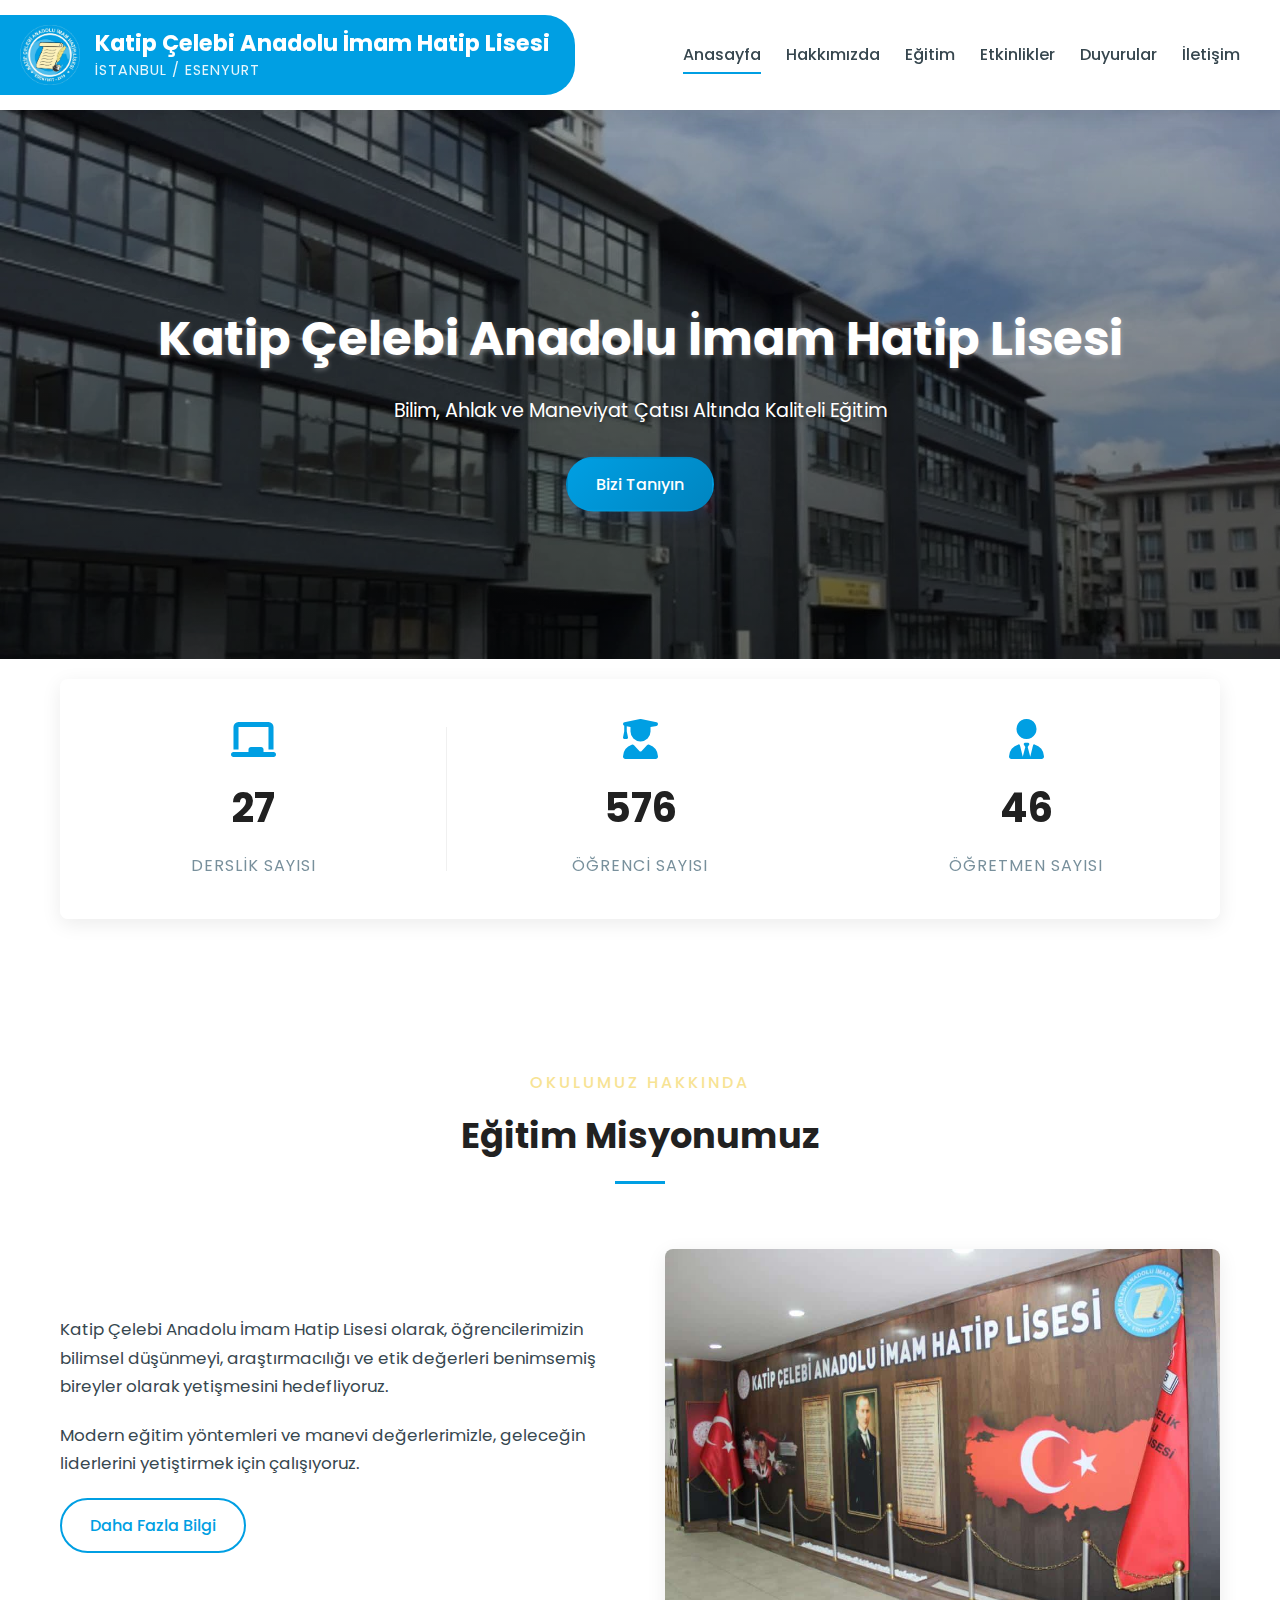
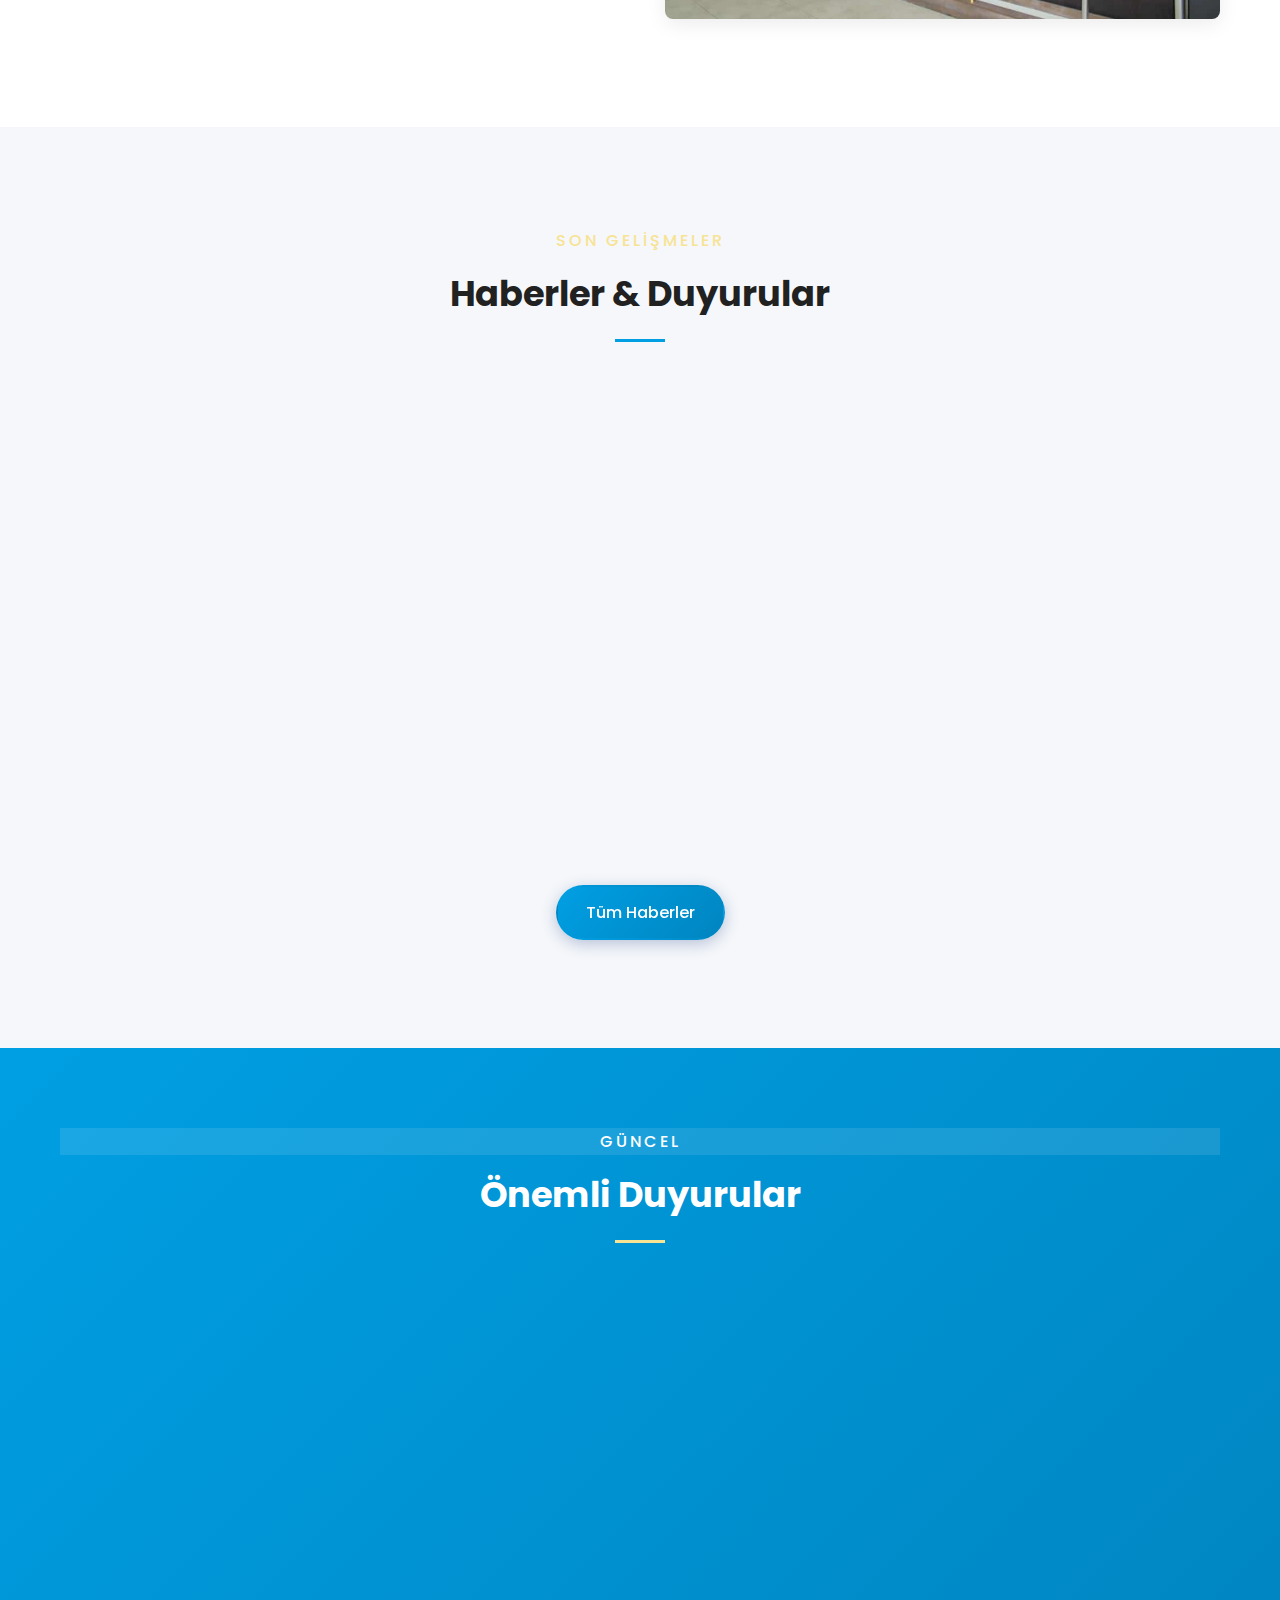
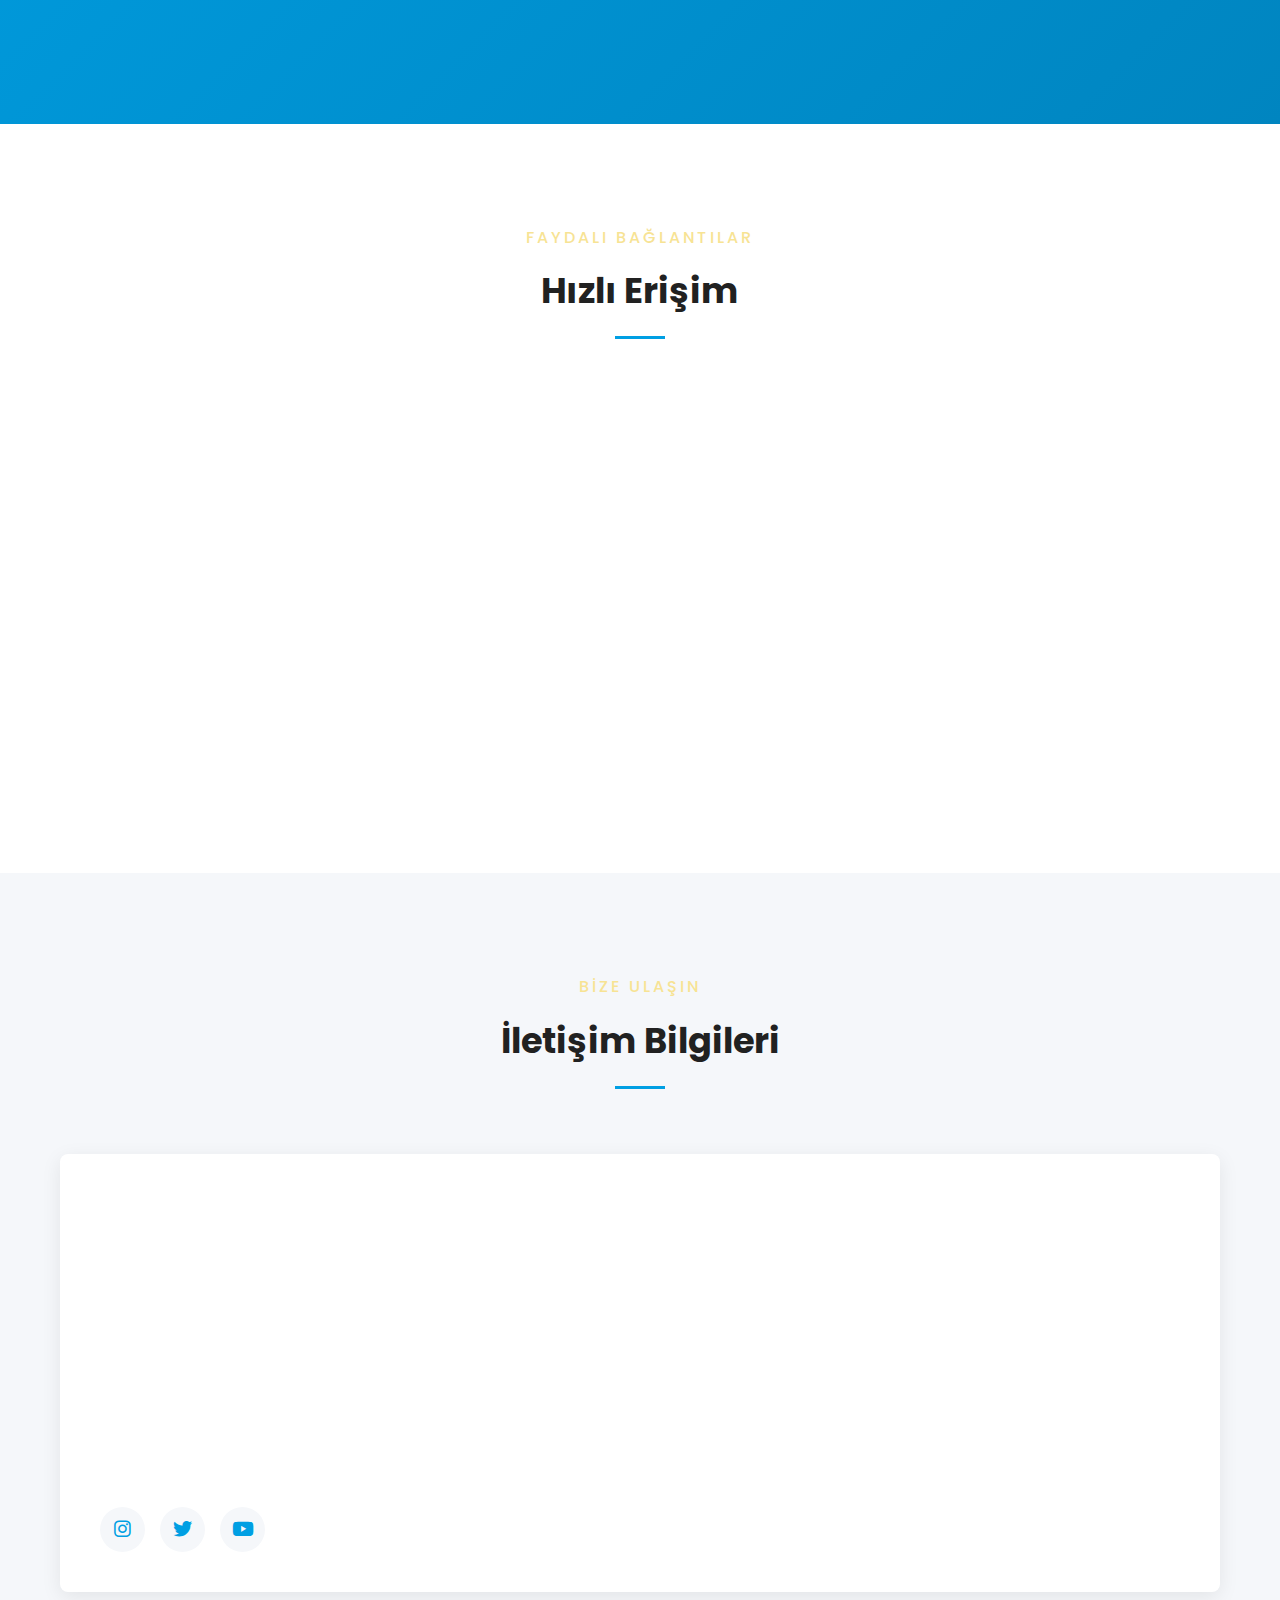
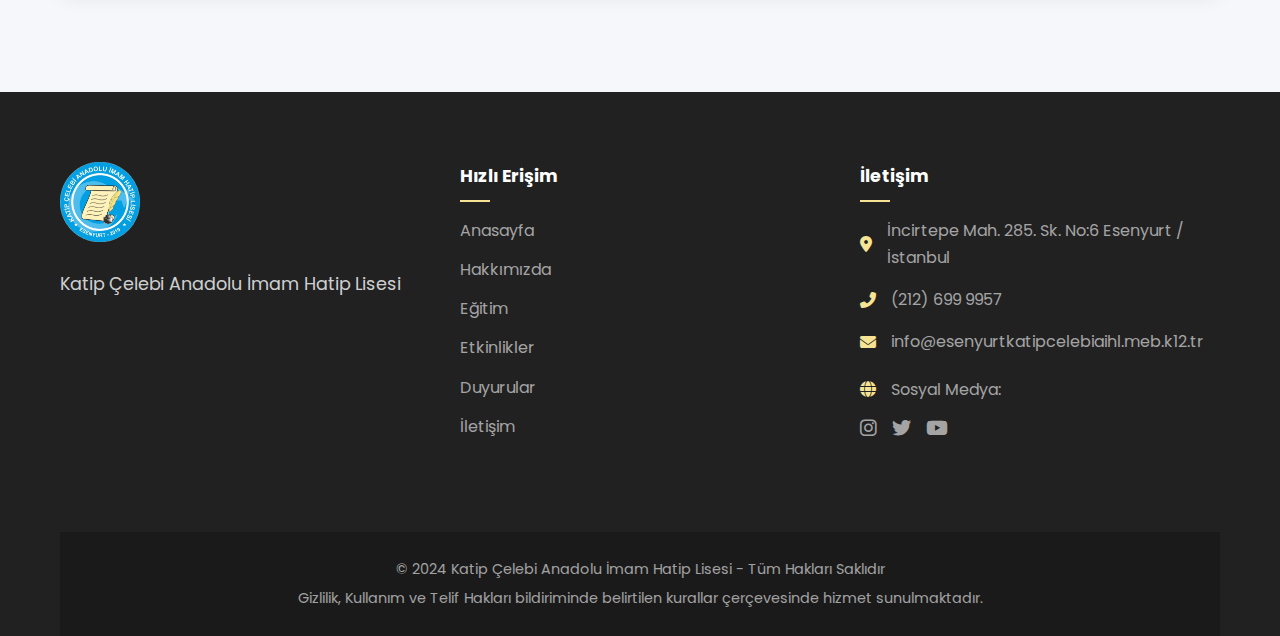
<file: index.html>
<!DOCTYPE html>
<html lang="tr">
<head>
    <meta charset="UTF-8">
    <meta name="viewport" content="width=device-width, initial-scale=1.0">
    <title>Katip Çelebi Anadolu İmam Hatip Lisesi</title>
    <link rel="icon" type="image/png" href="images/favicon.png">
    <link rel="stylesheet" href="styles.css">
    <link rel="stylesheet" href="https://cdnjs.cloudflare.com/ajax/libs/font-awesome/6.4.0/css/all.min.css">
    <link rel="preconnect" href="https://fonts.googleapis.com">
    <link rel="preconnect" href="https://fonts.gstatic.com" crossorigin>
    <link href="https://fonts.googleapis.com/css2?family=Poppins:wght@300;400;500;600;700&display=swap" rel="stylesheet">
</head>
<body>
    <header>
        <div class="container">
            <div class="header-content">
                <div class="logo-container">
                    <img src="images/logo.png" alt="Okul Logosu" class="logo">
                    <div class="school-info">
                        <h1>Katip Çelebi Anadolu İmam Hatip Lisesi</h1>
                        <p>İSTANBUL / ESENYURT</p>
                    </div>
                </div>
                <nav>
                    <ul class="main-nav">
                        <li><a href="index.html" class="active">Anasayfa</a></li>
                        <li><a href="about.html">Hakkımızda</a></li>
                        <li><a href="education.html">Eğitim</a></li>
                        <li><a href="activities.html">Etkinlikler</a></li>
                        <li><a href="announcements.html">Duyurular</a></li>
                        <li><a href="contact.html">İletişim</a></li>
                    </ul>
                    <div class="mobile-menu-btn">
                        <i class="fas fa-bars"></i>
                    </div>
                </nav>
            </div>
        </div>
    </header>

    <section class="hero">
        <div class="slider">
            <div class="slide active">
                <img src="images/slider1.jpg" alt="Okul Binası">
                <div class="slide-content">
                    <div class="container">
                        <h2>Katip Çelebi Anadolu İmam Hatip Lisesi</h2>
                        <p>Bilim, Ahlak ve Maneviyat Çatısı Altında Kaliteli Eğitim</p>
                        <a href="#" class="btn btn-primary">Bizi Tanıyın</a>
                    </div>
                </div>
            </div>
        </div>
        <div class="overlay"></div>
    </section>

    <section class="stats">
        <div class="container">
            <div class="stats-wrapper">
                <div class="stat-box">
                    <i class="fas fa-chalkboard"></i>
                    <h3>36</h3>
                    <p>Derslik Sayısı</p>
                </div>
                <div class="stat-box">
                    <i class="fas fa-user-graduate"></i>
                    <h3>788</h3>
                    <p>Öğrenci Sayısı</p>
                </div>
                <div class="stat-box">
                    <i class="fas fa-user-tie"></i>
                    <h3>63</h3>
                    <p>Öğretmen Sayısı</p>
                </div>
            </div>
        </div>
    </section>

    <section class="about">
        <div class="container">
            <div class="section-header">
                <span class="section-subtitle">Okulumuz Hakkında</span>
                <h2>Eğitim Misyonumuz</h2>
            </div>
            <div class="about-content">
                <div class="about-text">
                    <p>Katip Çelebi Anadolu İmam Hatip Lisesi olarak, öğrencilerimizin bilimsel düşünmeyi, araştırmacılığı ve etik değerleri benimsemiş bireyler olarak yetişmesini hedefliyoruz.</p>
                    <p>Modern eğitim yöntemleri ve manevi değerlerimizle, geleceğin liderlerini yetiştirmek için çalışıyoruz.</p>
                    <a href="#" class="btn btn-outline">Daha Fazla Bilgi</a>
                </div>
                <div class="about-image">
                    <img src="images/about.jpg" alt="Okulumuz">
                </div>
            </div>
        </div>
    </section>

    <section class="news-events">
        <div class="container">
            <div class="section-header">
                <span class="section-subtitle">Son Gelişmeler</span>
                <h2>Haberler & Duyurular</h2>
            </div>
            
            <div class="news-grid">
                <div class="news-card">
                    <div class="news-img">
                        <img src="images/news1.jpg" alt="Mevlid-i Nebi Haftası">
                        <div class="date-badge">07-10-2024</div>
                    </div>
                    <div class="news-content">
                        <h3>Satranç ve Zeka Oyunları</h3>
                        <p>Okulumuzda Satranç ve Zeka Oyunları Sınıflarımız Öğrencilerimizin İstif..</p>
                        <a href="#" class="read-more">Devamını Oku <i class="fas fa-arrow-right"></i></a>
                    </div>
                </div>
                
                <div class="news-card">
                    <div class="news-img">
                        <img src="images/news2.jpg" alt="Öğretmenler Kurulu Toplantısı">
                        <div class="date-badge">07-10-2024</div>
                    </div>
                    <div class="news-content">
                        <h3>2024/2025 Eğitim-Öğretim Yılı Öğretmenler Kurul Toplantısı</h3>
                        <p>Yeni eğitim öğretim yılının ilk öğretmenler kurulu toplantısı gerçekleştirildi...</p>
                        <a href="#" class="read-more">Devamını Oku <i class="fas fa-arrow-right"></i></a>
                    </div>
                </div>
                
                <div class="news-card">
                    <div class="news-img">
                        <img src="images/news3.jpg" alt="Dergi Yayını">
                        <div class="date-badge">05-09-2024</div>
                    </div>
                    <div class="news-content">
                        <h3>Maarifin Yüz Akı Dergisinin 2. Sayısı Yayımlandı</h3>
                        <p>Öğrencilerimizin katkılarıyla hazırlanan Maarifin Yüz Akı dergimizin yeni sayısı...</p>
                        <a href="#" class="read-more">Devamını Oku <i class="fas fa-arrow-right"></i></a>
                    </div>
                </div>
            </div>
            
            <div class="view-all">
                <a href="#" class="btn btn-primary">Tüm Haberler</a>
            </div>
        </div>
    </section>

    <section class="announcements">
        <div class="container">
            <div class="section-header light">
                <span class="section-subtitle">Güncel</span>
                <h2>Önemli Duyurular</h2>
            </div>
            
            <div class="announcement-list">
                <div class="announcement-item">
                    <div class="announcement-date">
                        <span class="day">23</span>
                        <span class="month">Eki</span>
                    </div>
                    <div class="announcement-content">
                        <h3>2024/2025 Eğitim-Öğretim Yılı 2. Dönem 2. Sınav Takvimi</h3>
                        <p>İkinci dönem sınav programı yayınlanmıştır. Tüm öğrencilerimize başarılar dileriz.</p>
                        <a href="#" class="read-more">Detaylar <i class="fas fa-arrow-right"></i></a>
                    </div>
                </div>
                
                <div class="announcement-item">
                    <div class="announcement-date">
                        <span class="day">15</span>
                        <span class="month">Eki</span>
                    </div>
                    <div class="announcement-content">
                        <h3>2024/2025 Eğitim-Öğretim Yılı 2. Dönem Veli Toplantısı</h3>
                        <p>Veli toplantımız 20 Ekim Pazar günü saat 14:00'da okulumuzda gerçekleştirilecektir.</p>
                        <a href="#" class="read-more">Detaylar <i class="fas fa-arrow-right"></i></a>
                    </div>
                </div>
            </div>
        </div>
    </section>

    <section class="quick-links">
        <div class="container">
            <div class="section-header">
                <span class="section-subtitle">Faydalı Bağlantılar</span>
                <h2>Hızlı Erişim</h2>
            </div>
            
            <div class="links-grid">
                <a href="https://e-okul.meb.gov.tr/" class="link-card" target="_blank">
                    <div class="link-icon"><i class="fas fa-school"></i></div>
                    <span>e-Okul</span>
                </a>
                <a href="https://mebbis.meb.gov.tr/" class="link-card" target="_blank">
                    <div class="link-icon"><i class="fas fa-laptop-code"></i></div>
                    <span>MEB Bilişim Sistemleri</span>
                </a>
                <a href="https://vbs.meb.gov.tr/" class="link-card" target="_blank">
                    <div class="link-icon"><i class="fas fa-users"></i></div>
                    <span>Veli Bilgilendirme Sistemi</span>
                </a>
                <a href="https://www.turkiye.gov.tr/" class="link-card" target="_blank">
                    <div class="link-icon"><i class="fas fa-id-card"></i></div>
                    <span>e-Devlet Kapısı</span>
                </a>
                <a href="tel:4440632" class="link-card">
                    <div class="link-icon"><i class="fas fa-phone"></i></div>
                    <span>444 0 MEB</span>
                </a>
                <a href="https://www.meb.gov.tr/" class="link-card" target="_blank">
                    <div class="link-icon"><i class="fas fa-university"></i></div>
                    <span>Milli Eğitim Bakanlığı</span>
                </a>
            </div>
        </div>
    </section>

    <section class="contact">
        <div class="container">
            <div class="section-header">
                <span class="section-subtitle">Bize Ulaşın</span>
                <h2>İletişim Bilgileri</h2>
            </div>
            <div class="contact-wrapper">
                <div class="contact-info">
                    <div class="contact-item">
                        <i class="fas fa-map-marker-alt"></i>
                        <div>
                            <h3>Adres</h3>
                            <p>İncirtepe Mah. 285. Sk. Pazar Yeri Blok No:6 Esenyurt / İstanbul</p>
                        </div>
                    </div>
                    <div class="contact-item">
                        <i class="fas fa-phone-alt"></i>
                        <div>
                            <h3>Telefon</h3>
                            <p>(212) 699 9957</p>
                        </div>
                    </div>
                    <div class="contact-item">
                        <i class="fas fa-envelope"></i>
                        <div>
                            <h3>E-posta</h3>
                            <p><a href="mailto:info@esenyurtkatipcelebiaihl.meb.k12.tr">info@esenyurtkatipcelebiaihl.meb.k12.tr</a></p>
                        </div>
                    </div>
                    <div class="social-links">
                        <a href="https://www.instagram.com/esenyurtkatipcelebi/" class="social-link" target="_blank"><i class="fab fa-instagram"></i></a>
                        <a href="https://x.com/KatipCelebiAihl" class="social-link" target="_blank"><i class="fab fa-twitter"></i></a>
                        <a href="https://www.youtube.com/c/Katip%C3%87elebiA%C4%B0HL" class="social-link" target="_blank"><i class="fab fa-youtube"></i></a>
                    </div>
                </div>
                <div class="map">
                    <iframe src="https://www.google.com/maps/embed?pb=!1m18!1m12!1m3!1d3008.9981108017137!2d28.6720!3d41.0305!2m3!1f0!2f0!3f0!3m2!1i1024!2i768!4f13.1!3m3!1m2!1s0x0%3A0x0!2zNDHCsDAyJzA5LjgiTiAyOMKwNDAnMTkuMiJF!5e0!3m2!1str!2str!4v1635789012345!5m2!1str!2str" width="100%" height="100%" style="border:0;" allowfullscreen="" loading="lazy"></iframe>
                </div>
            </div>
        </div>
    </section>

    <footer>
        <div class="container">
            <div class="footer-top">
                <div class="footer-logo">
                    <img src="images/logo.png" alt="Okul Logosu">
                    <p>Katip Çelebi Anadolu İmam Hatip Lisesi</p>
                </div>
                <div class="footer-links">
                    <h3>Hızlı Erişim</h3>
                    <ul>
                        <li><a href="index.html">Anasayfa</a></li>
                        <li><a href="about.html">Hakkımızda</a></li>
                        <li><a href="education.html">Eğitim</a></li>
                        <li><a href="activities.html">Etkinlikler</a></li>
                        <li><a href="announcements.html">Duyurular</a></li>
                        <li><a href="contact.html">İletişim</a></li>
                    </ul>
                </div>
                <div class="footer-contact">
                    <h3>İletişim</h3>
                    <p><i class="fas fa-map-marker-alt"></i> İncirtepe Mah. 285. Sk. No:6 Esenyurt / İstanbul</p>
                    <p><i class="fas fa-phone-alt"></i> (212) 699 9957</p>
                    <p><i class="fas fa-envelope"></i> info@esenyurtkatipcelebiaihl.meb.k12.tr</p>
                    <div class="footer-social">
                        <p><i class="fas fa-globe"></i> Sosyal Medya:</p>
                        <div class="footer-social-icons">
                            <a href="https://www.instagram.com/esenyurtkatipcelebi/" target="_blank"><i class="fab fa-instagram"></i></a>
                            <a href="https://x.com/KatipCelebiAihl" target="_blank"><i class="fab fa-twitter"></i></a>
                            <a href="https://www.youtube.com/c/Katip%C3%87elebiA%C4%B0HL" target="_blank"><i class="fab fa-youtube"></i></a>
                        </div>
                    </div>
                </div>
            </div>
            <div class="footer-bottom">
                <p>&copy; 2024 Katip Çelebi Anadolu İmam Hatip Lisesi - Tüm Hakları Saklıdır</p>
                <p>Gizlilik, Kullanım ve Telif Hakları bildiriminde belirtilen kurallar çerçevesinde hizmet sunulmaktadır.</p>
            </div>
        </div>
    </footer>

    <script src="script.js"></script>
</body>
</html>
</file>
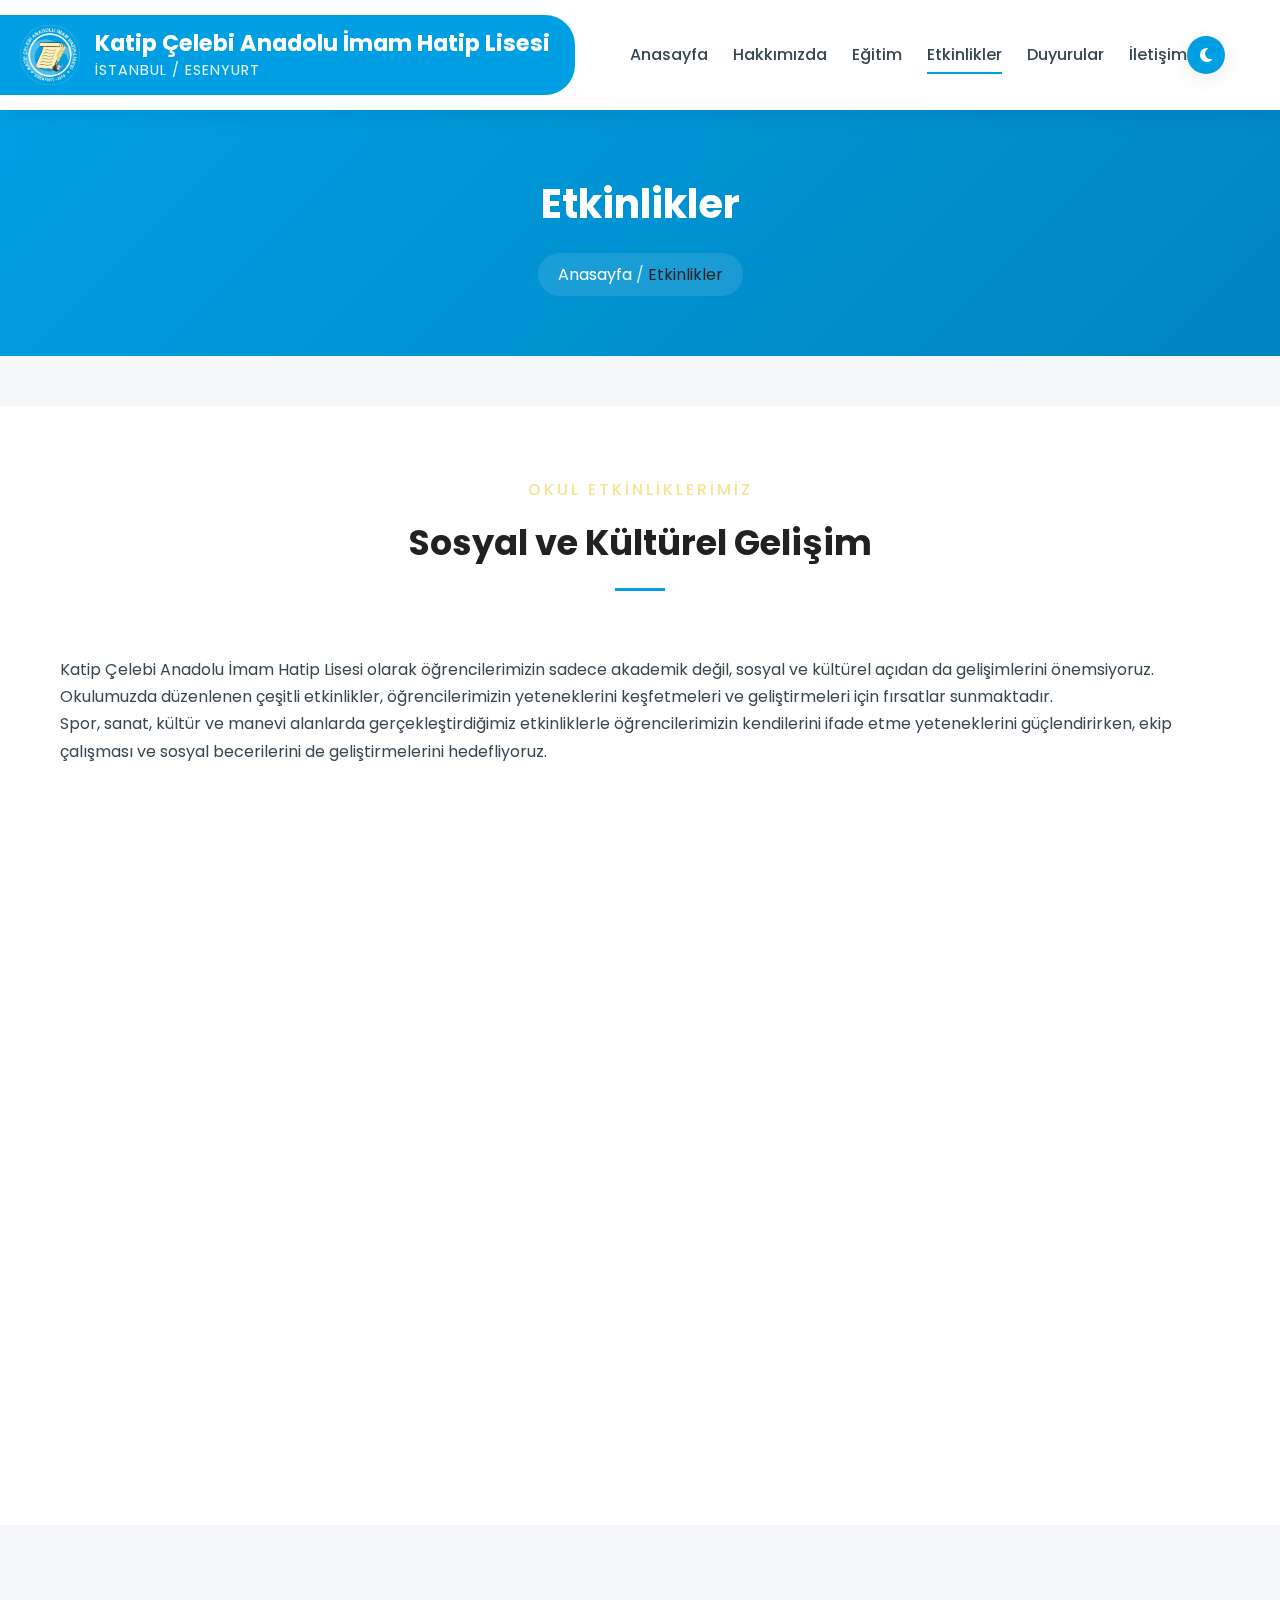
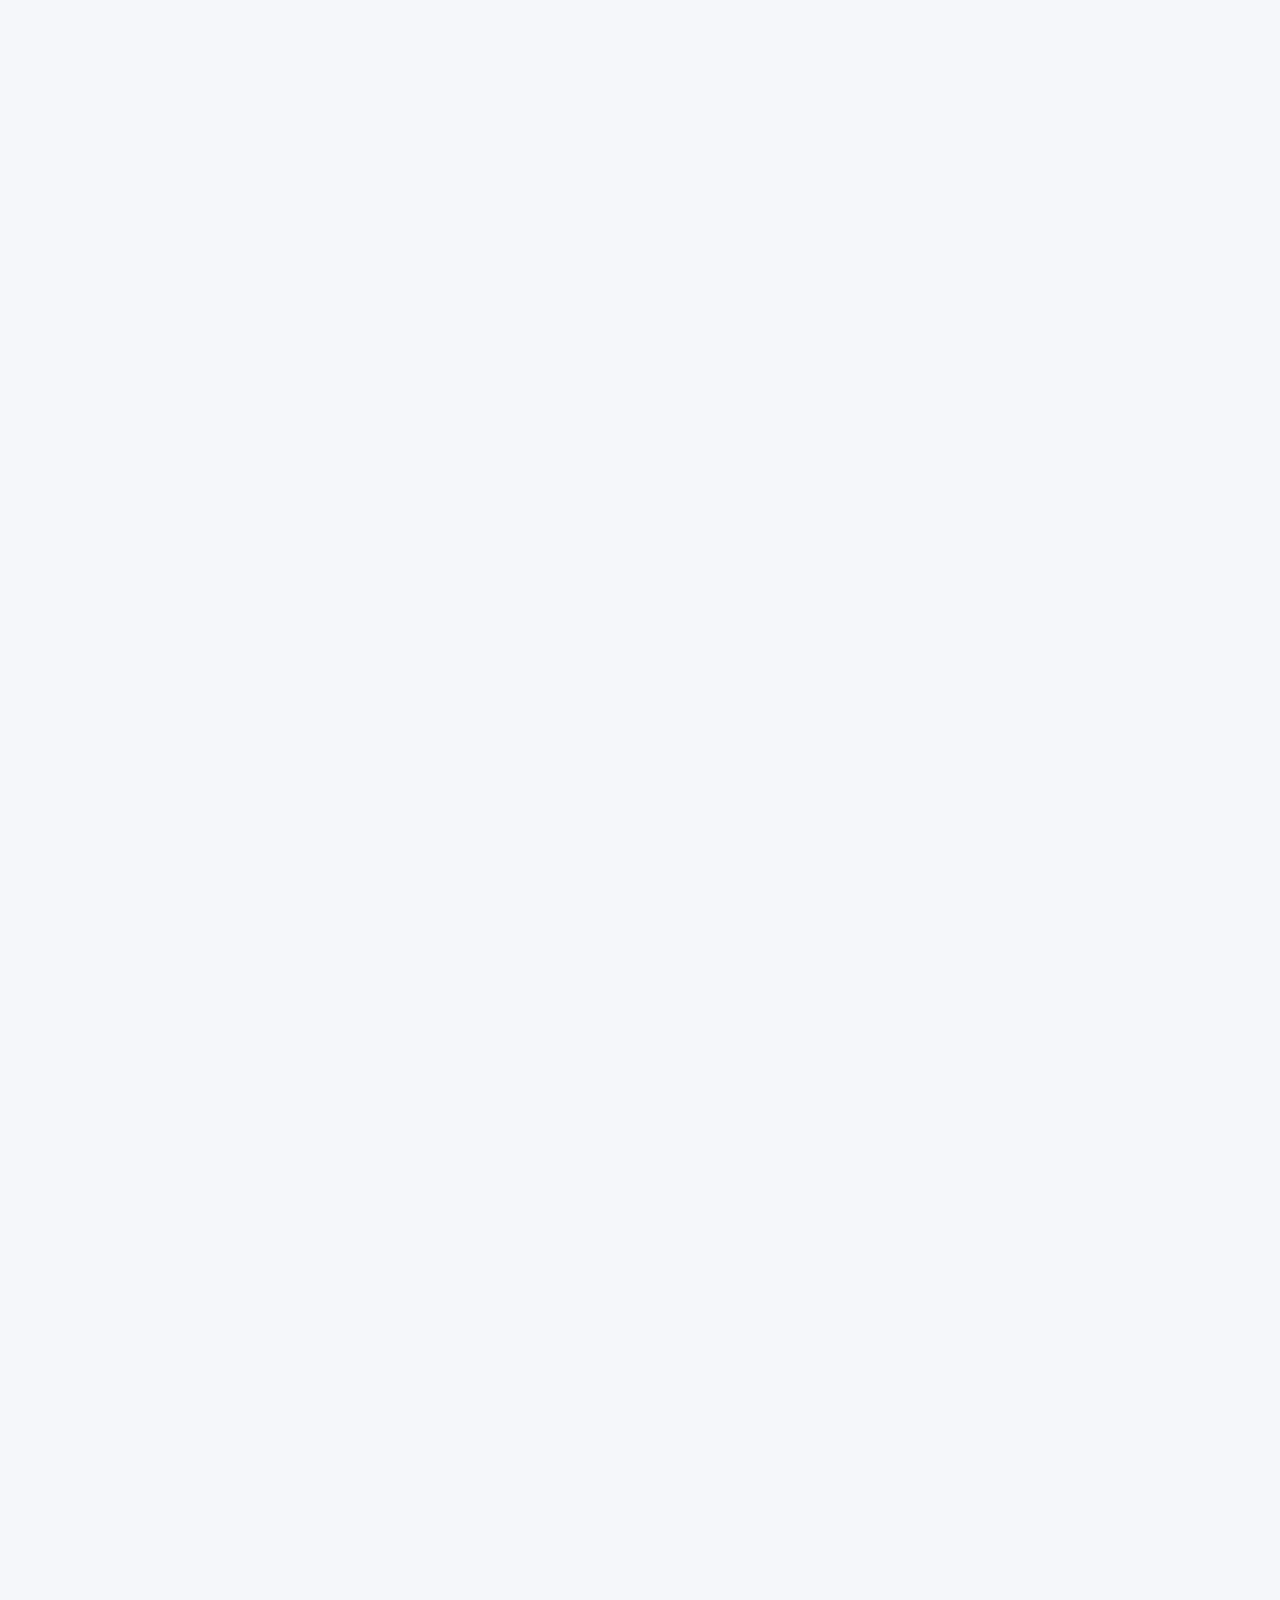
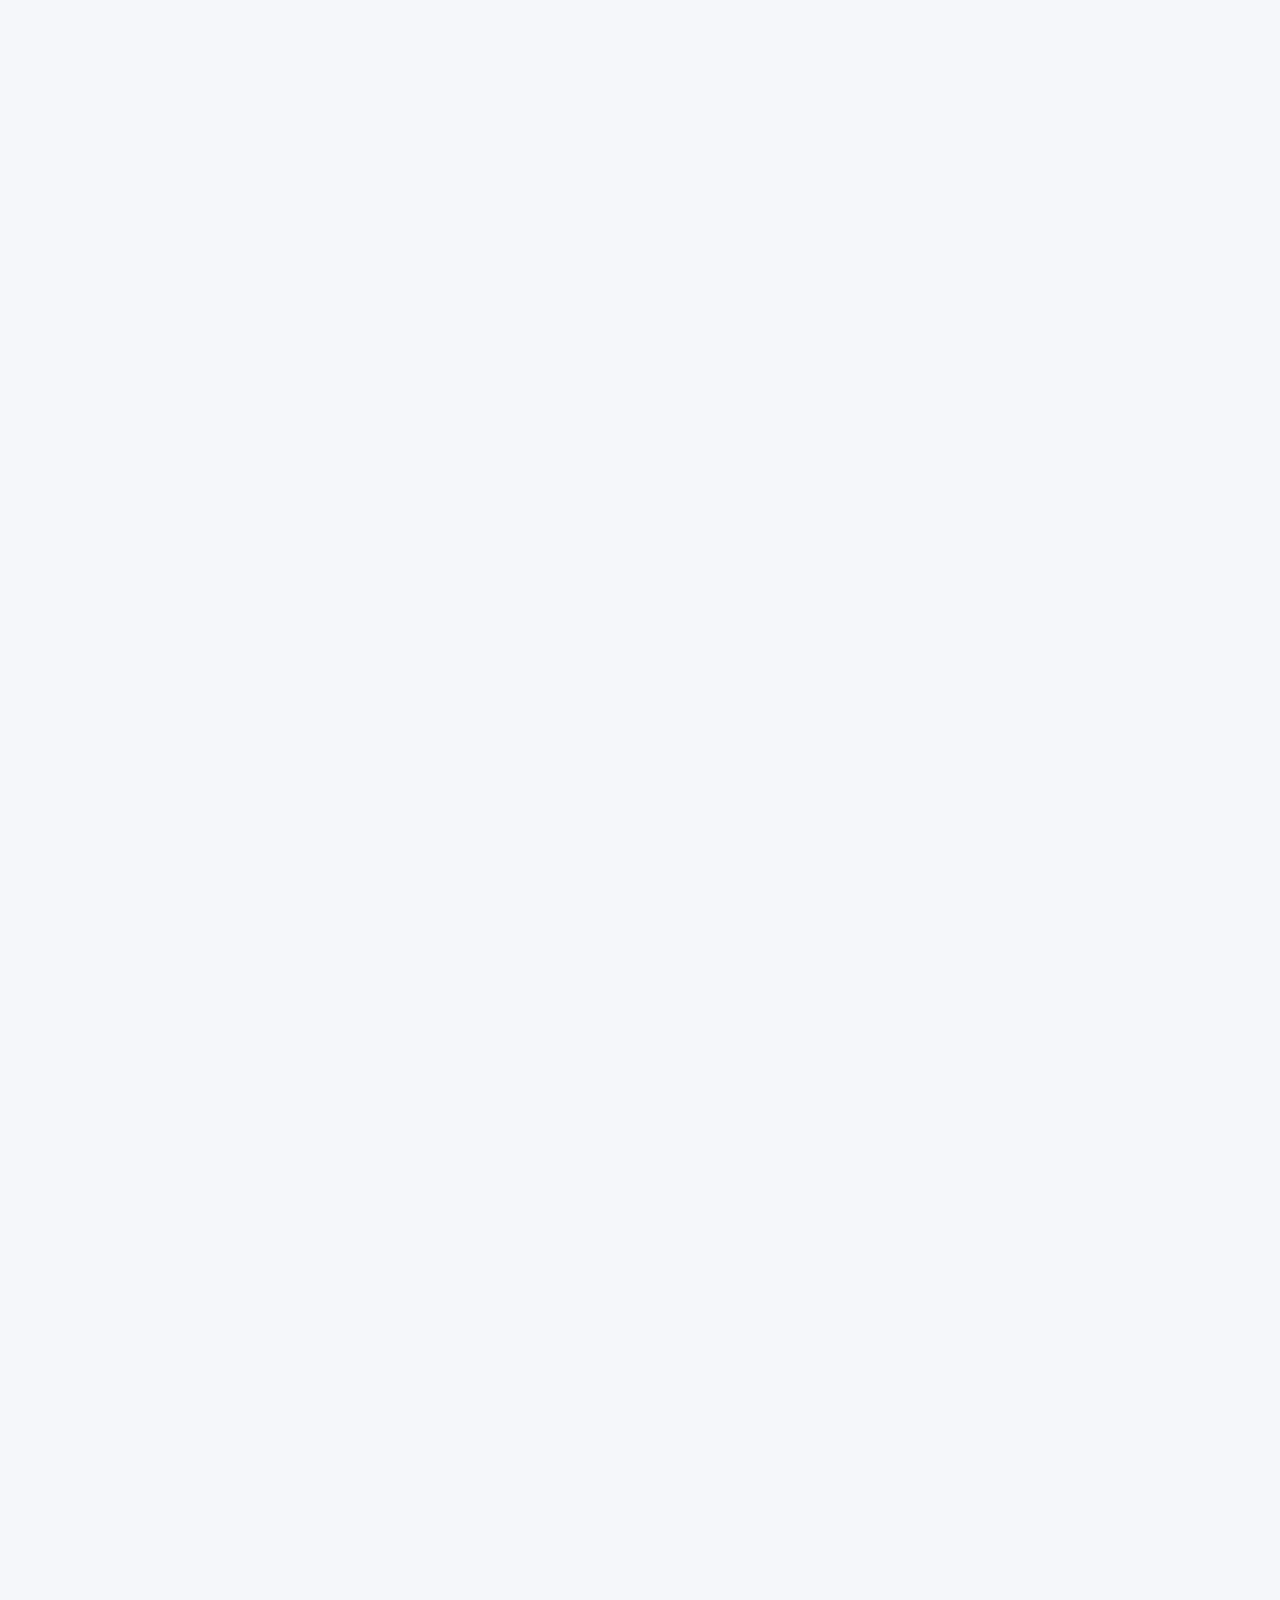
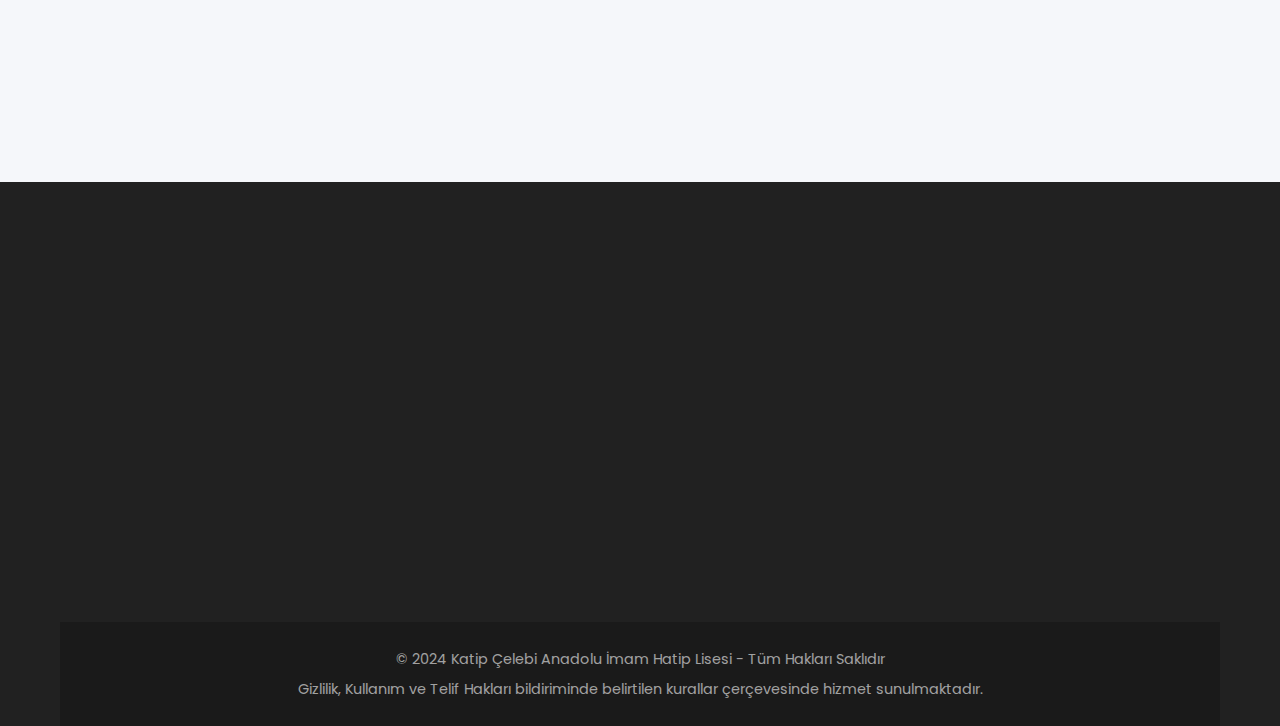
<file: activities.html>
<!DOCTYPE html>
<html lang="tr">
<head>
    <meta charset="UTF-8">
    <meta name="viewport" content="width=device-width, initial-scale=1.0">
    <title>Etkinlikler - Katip Çelebi Anadolu İmam Hatip Lisesi</title>
    <link rel="icon" type="image/png" href="images/favicon.png">
    <link rel="stylesheet" href="styles.css">
    <link rel="stylesheet" href="https://cdnjs.cloudflare.com/ajax/libs/font-awesome/6.4.0/css/all.min.css">
    <link rel="preconnect" href="https://fonts.googleapis.com">
    <link rel="preconnect" href="https://fonts.gstatic.com" crossorigin>
    <link href="https://fonts.googleapis.com/css2?family=Poppins:wght@300;400;500;600;700&display=swap" rel="stylesheet">
    <link href="https://unpkg.com/aos@2.3.1/dist/aos.css" rel="stylesheet">
</head>
<body>
    <header>
        <div class="container">
            <div class="header-content">
                <div class="logo-container">
                    <img src="images/logo.png" alt="Okul Logosu" class="logo">
                    <div class="school-info">
                        <h1>Katip Çelebi Anadolu İmam Hatip Lisesi</h1>
                        <p>İSTANBUL / ESENYURT</p>
                    </div>
                </div>
                <nav>
                    <ul class="main-nav">
                        <li><a href="index.html">Anasayfa</a></li>
                        <li><a href="about.html">Hakkımızda</a></li>
                        <li><a href="education.html">Eğitim</a></li>
                        <li><a href="activities.html" class="active">Etkinlikler</a></li>
                        <li><a href="announcements.html">Duyurular</a></li>
                        <li><a href="contact.html">İletişim</a></li>
                    </ul>
                    <div class="dark-mode-toggle" aria-label="Karanlık mod değiştir">
                        <i class="fas fa-moon"></i>
                    </div>
                    <div class="mobile-menu-btn">
                        <i class="fas fa-bars"></i>
                    </div>
                </nav>
            </div>
        </div>
    </header>

    <div class="page-header">
        <div class="container">
            <h1 data-aos="fade-down">Etkinlikler</h1>
            <div class="breadcrumb" data-aos="fade-up" data-aos-delay="200">
                <a href="index.html">Anasayfa</a> / <span>Etkinlikler</span>
            </div>
        </div>
    </div>

    <section class="activities-intro-section">
        <div class="container">
            <div class="section-header" data-aos="fade-up">
                <span class="section-subtitle">Okul Etkinliklerimiz</span>
                <h2>Sosyal ve Kültürel Gelişim</h2>
            </div>
            <div class="education-content">
                <div class="education-text" data-aos="fade-right" data-aos-delay="200">
                    <p>Katip Çelebi Anadolu İmam Hatip Lisesi olarak öğrencilerimizin sadece akademik değil, sosyal ve kültürel açıdan da gelişimlerini önemsiyoruz. Okulumuzda düzenlenen çeşitli etkinlikler, öğrencilerimizin yeteneklerini keşfetmeleri ve geliştirmeleri için fırsatlar sunmaktadır.</p>
                    <p>Spor, sanat, kültür ve manevi alanlarda gerçekleştirdiğimiz etkinliklerle öğrencilerimizin kendilerini ifade etme yeteneklerini güçlendirirken, ekip çalışması ve sosyal becerilerini de geliştirmelerini hedefliyoruz.</p>
                </div>
                <div class="education-image" data-aos="fade-left" data-aos-delay="400">
                    <img src="images/about.jpg" alt="Etkinlik Ortamı">
                </div>
            </div>
        </div>
    </section>

    <section class="sports-activities-section">
        <div class="container">
            <div class="section-header" data-aos="fade-up">
                <span class="section-subtitle">Spor Etkinlikleri</span>
                <h2>Sportif Faaliyetlerimiz</h2>
            </div>
            <div class="activities-content" data-aos="fade-up" data-aos-delay="200">
                <p>Okulumuzda öğrencilerimizin fiziksel gelişimlerini desteklemek için çeşitli spor dallarında etkinlikler düzenlenmektedir. Okul spor takımlarımız ilçe ve il düzeyinde yarışmalara katılarak başarılar elde etmektedir.</p>
                
                <div class="activities-grid">
                    <div class="activity-box" data-aos="zoom-in" data-aos-delay="100">
                        <div class="activity-icon">
                            <i class="fa-solid fa-table-tennis-paddle-ball"></i>
                        </div>
                        <h3>Masa Tenisi Takımı</h3>
                        <p>Okul masa tenisi takımımız haftada iki gün düzenli antrenman yapmakta ve turnuvalara hazırlanmaktadır.</p>
                    </div>
                    <div class="activity-box" data-aos="zoom-in" data-aos-delay="200">
                        <div class="activity-icon">
                            <i class="fa-solid fa-futbol"></i>
                        </div>
                        <h3>Futbol Takımı</h3>
                        <p>Futbol takımımız okul içi ve okullar arası turnuvalara katılarak okulumuzu temsil etmektedir.</p>
                    </div>
                    <div class="activity-box" data-aos="zoom-in" data-aos-delay="300">
                        <div class="activity-icon">
                            <i class="fa-solid fa-person-running"></i>
                        </div>
                        <h3>Atletizm Takımı</h3>
                        <p>Atletizm branşlarında yetenekli öğrencilerimiz okul bahçemizde düzenli antrenmanlarla müsabakalara hazırlanmaktadır.</p>
                    </div>
                    <div class="activity-box" data-aos="zoom-in" data-aos-delay="400">
                        <div class="activity-icon">
                            <i class="fa-solid fa-volleyball"></i>
                        </div>
                        <h3>Voleybol Takımı</h3>
                        <p>Erkek voleybol takımımız okul spor salonumuzda çalışmalarını sürdürmektedir.</p>
                    </div>
                </div>
            </div>
        </div>
    </section>

    <section class="cultural-activities-section">
        <div class="container">
            <div class="section-header" data-aos="fade-up">
                <span class="section-subtitle">Kültür-Sanat Etkinlikleri</span>
                <h2>Kültürel ve Sanatsal Faaliyetlerimiz</h2>
            </div>
            <div class="activities-gallery" data-aos="fade-up" data-aos-delay="200">
                <p>Öğrencilerimizin sanatsal yeteneklerini geliştirmek ve kültürel birikimlerini artırmak amacıyla çeşitli etkinlikler düzenliyoruz.</p>
                
                <div class="gallery-grid">
                    <div class="gallery-item" data-aos="fade-up" data-aos-delay="100">
                        <img src="images/about.jpg" alt="Tiyatro Kulübü">
                        <div class="gallery-overlay">
                            <h3>Tiyatro Kulübü</h3>
                            <p>Öğrencilerimiz yıl içerisinde hazırladıkları oyunları sergilemektedir.</p>
                        </div>
                    </div>
                    <div class="gallery-item" data-aos="fade-up" data-aos-delay="200">
                        <img src="images/about.jpg" alt="Müzik Kulübü">
                        <div class="gallery-overlay">
                            <h3>Müzik Kulübü</h3>
                            <p>Enstrüman çalma ve ses eğitimi üzerine çalışmalar yapılmaktadır.</p>
                        </div>
                    </div>
                    <div class="gallery-item" data-aos="fade-up" data-aos-delay="300">
                        <img src="images/about.jpg" alt="Edebiyat Kulübü">
                        <div class="gallery-overlay">
                            <h3>Edebiyat Kulübü</h3>
                            <p>Şiir dinletileri ve kitap okuma etkinlikleri düzenlenmektedir.</p>
                        </div>
                    </div>
                    <div class="gallery-item" data-aos="fade-up" data-aos-delay="400">
                        <img src="images/about.jpg" alt="Resim Kulübü">
                        <div class="gallery-overlay">
                            <h3>Resim Kulübü</h3>
                            <p>Öğrencilerimizin çalışmaları okul sergi salonunda sergilenmektedir.</p>
                        </div>
                    </div>
                </div>
            </div>
        </div>
    </section>

    <section class="religious-activities-section">
        <div class="container">
            <div class="section-header" data-aos="fade-up">
                <span class="section-subtitle">Dini ve Manevi Etkinlikler</span>
                <h2>Manevi Değerler Eğitimi</h2>
            </div>
            <div class="religious-activities" data-aos="fade-up" data-aos-delay="200">
                <p>İmam Hatip Lisesi olarak, öğrencilerimizin manevi gelişimlerine katkıda bulunacak çeşitli dini ve kültürel etkinlikler düzenliyoruz.</p>
                
                <div class="activity-cards">
                    <div class="activity-card" data-aos="flip-left" data-aos-delay="100">
                        <div class="activity-card-icon">
                            <i class="fas fa-book-quran"></i>
                        </div>
                        <h3>Kur'an-ı Kerim Programları</h3>
                        <p>Kur'an-ı Kerim okuma ve ezberleme çalışmaları, hatim programları düzenlenmektedir.</p>
                    </div>
                    <div class="activity-card" data-aos="flip-left" data-aos-delay="200">
                        <div class="activity-card-icon">
                            <i class="fas fa-mosque"></i>
                        </div>
                        <h3>Cami Ziyaretleri</h3>
                        <p>Tarihi camilere ve dini mekanlara düzenli ziyaretler gerçekleştirilmektedir.</p>
                    </div>
                    <div class="activity-card" data-aos="flip-left" data-aos-delay="300">
                        <div class="activity-card-icon">
                            <i class="fas fa-hands-praying"></i>
                        </div>
                        <h3>Mevlit Programları</h3>
                        <p>Özel gün ve gecelerde mevlit programları ve anma etkinlikleri düzenlenmektedir.</p>
                    </div>
                </div>
            </div>
        </div>
    </section>

    <section class="social-activities-section">
        <div class="container">
            <div class="section-header" data-aos="fade-up">
                <span class="section-subtitle">Sosyal Sorumluluk</span>
                <h2>Sosyal Sorumluluk Projelerimiz</h2>
            </div>
            <div class="social-activities-content" data-aos="fade-up" data-aos-delay="200">
                <p>Okulumuzda öğrencilerimizin toplumsal duyarlılıklarını geliştirmek için çeşitli sosyal sorumluluk projeleri yürütülmektedir.</p>
                
                <div class="timeline">
                    <div class="timeline-item" data-aos="fade-right" data-aos-delay="100">
                        <div class="timeline-date">2024</div>
                        <div class="timeline-content">
                            <h3>Kardeş Okul Projesi</h3>
                            <p>Doğu bölgesindeki bir okulla kardeş okul projesi kapsamında kitap ve kırtasiye yardımları yapılmıştır.</p>
                        </div>
                    </div>
                    <div class="timeline-item" data-aos="fade-left" data-aos-delay="200">
                        <div class="timeline-date">2023</div>
                        <div class="timeline-content">
                            <h3>Huzurevi Ziyaretleri</h3>
                            <p>Öğrencilerimiz tarafından düzenli olarak huzurevi ziyaretleri gerçekleştirilmektedir.</p>
                        </div>
                    </div>
                    <div class="timeline-item" data-aos="fade-right" data-aos-delay="300">
                        <div class="timeline-date">2023</div>
                        <div class="timeline-content">
                            <h3>Çevre Temizliği</h3>
                            <p>Okul içerisinde ve çevresinde çevre temizliği etkinlikleri düzenlenmektedir.</p>
                        </div>
                    </div>
                    <div class="timeline-item" data-aos="fade-left" data-aos-delay="400">
                        <div class="timeline-date">2022</div>
                        <div class="timeline-content">
                            <h3>Fidan Dikme Etkinliği</h3>
                            <p>Ağaçlandırma projesi kapsamında öğrencilerimiz tarafından fidan dikme etkinliği gerçekleştirilmiştir.</p>
                        </div>
                    </div>
                </div>
            </div>
        </div>
    </section>

    <section class="activity-calendar-section">
        <div class="container">
            <div class="section-header" data-aos="fade-up">
                <span class="section-subtitle"></span>
                <h2>Etkinliklerimiz</h2>
            </div>
            <div class="calendar-content" data-aos="fade-up" data-aos-delay="200">
                <p>Okulumuzda düzenlenecek yaklaşan etkinlikler için aşağıdaki takvimi takip edebilirsiniz.</p>
                
                <div class="calendar-events">
                    <div class="event-card" data-aos="zoom-in" data-aos-delay="100">
                        <div class="event-date">
                            <span class="event-day">15</span>
                            <span class="event-month">Ekim</span>
                        </div>
                        <div class="event-details">
                            <h3>Bilim Şenliği</h3>
                            <p><i class="fas fa-map-marker-alt"></i> Okul Bahçesi</p>
                            <p><i class="fas fa-clock"></i> 10:00 - 16:00</p>
                        </div>
                    </div>
                    <div class="event-card" data-aos="zoom-in" data-aos-delay="200">
                        <div class="event-date">
                            <span class="event-day">29</span>
                            <span class="event-month">Ekim</span>
                        </div>
                        <div class="event-details">
                            <h3>Cumhuriyet Bayramı Etkinlikleri</h3>
                            <p><i class="fas fa-map-marker-alt"></i> Okul Konferans Salonu</p>
                            <p><i class="fas fa-clock"></i> 13:30 - 15:30</p>
                        </div>
                    </div>
                    <div class="event-card" data-aos="zoom-in" data-aos-delay="300">
                        <div class="event-date">
                            <span class="event-day">10</span>
                            <span class="event-month">Kasım</span>
                        </div>
                        <div class="event-details">
                            <h3>Atatürk'ü Anma Programı</h3>
                            <p><i class="fas fa-map-marker-alt"></i> Okul Konferans Salonu</p>
                            <p><i class="fas fa-clock"></i> 09:05 - 11:00</p>
                        </div>
                    </div>
                    <div class="event-card" data-aos="zoom-in" data-aos-delay="400">
                        <div class="event-date">
                            <span class="event-day">24</span>
                            <span class="event-month">Kasım</span>
                        </div>
                        <div class="event-details">
                            <h3>Öğretmenler Günü Kutlaması</h3>
                            <p><i class="fas fa-map-marker-alt"></i> Okul Konferans Salonu</p>
                            <p><i class="fas fa-clock"></i> 14:00 - 16:00</p>
                        </div>
                    </div>
                </div>
            </div>
        </div>
    </section>

    <footer>
        <div class="container">
            <div class="footer-top">
                <div class="footer-logo" data-aos="fade-up" data-aos-delay="100">
                    <img src="images/logo.png" alt="Okul Logosu">
                    <p>Katip Çelebi Anadolu İmam Hatip Lisesi</p>
                </div>
                <div class="footer-links" data-aos="fade-up" data-aos-delay="200">
                    <h3>Hızlı Erişim</h3>
                    <ul>
                        <li><a href="index.html">Anasayfa</a></li>
                        <li><a href="about.html">Hakkımızda</a></li>
                        <li><a href="education.html">Eğitim</a></li>
                        <li><a href="activities.html">Etkinlikler</a></li>
                        <li><a href="announcements.html">Duyurular</a></li>
                        <li><a href="contact.html">İletişim</a></li>
                    </ul>
                </div>
                <div class="footer-contact" data-aos="fade-up" data-aos-delay="300">
                    <h3>İletişim</h3>
                    <p><i class="fas fa-map-marker-alt"></i> İncirtepe Mah. 285. Sk. No:6 Esenyurt / İstanbul</p>
                    <p><i class="fas fa-phone-alt"></i> (212) 699 9957</p>
                    <p><i class="fas fa-envelope"></i> info@esenyurtkatipcelebiaihl.meb.k12.tr</p>
                    <div class="footer-social">
                        <p><i class="fas fa-globe"></i> Sosyal Medya:</p>
                        <div class="footer-social-icons">
                            <a href="https://www.instagram.com/esenyurtkatipcelebi/" target="_blank"><i class="fab fa-instagram"></i></a>
                            <a href="https://x.com/KatipCelebiAihl" target="_blank"><i class="fab fa-twitter"></i></a>
                            <a href="https://www.youtube.com/c/Katip%C3%87elebiA%C4%B0HL" target="_blank"><i class="fab fa-youtube"></i></a>
                        </div>
                    </div>
                </div>
            </div>
            <div class="footer-bottom">
                <p>&copy; 2024 Katip Çelebi Anadolu İmam Hatip Lisesi - Tüm Hakları Saklıdır</p>
                <p>Gizlilik, Kullanım ve Telif Hakları bildiriminde belirtilen kurallar çerçevesinde hizmet sunulmaktadır.</p>
            </div>
        </div>
    </footer>

    <script src="https://unpkg.com/aos@2.3.1/dist/aos.js"></script>
    <script src="script.js"></script>
    <script>
        // AOS animasyon kütüphanesini başlat
        AOS.init({
            duration: 800,
            easing: 'ease-in-out',
            once: false,
            mirror: true,
            anchorPlacement: 'top-bottom',
            disable: 'mobile',
            offset: 200  // Animasyonların 200px daha erken başlamasını sağlar
        });
    </script>
</body>
</html>
</file>
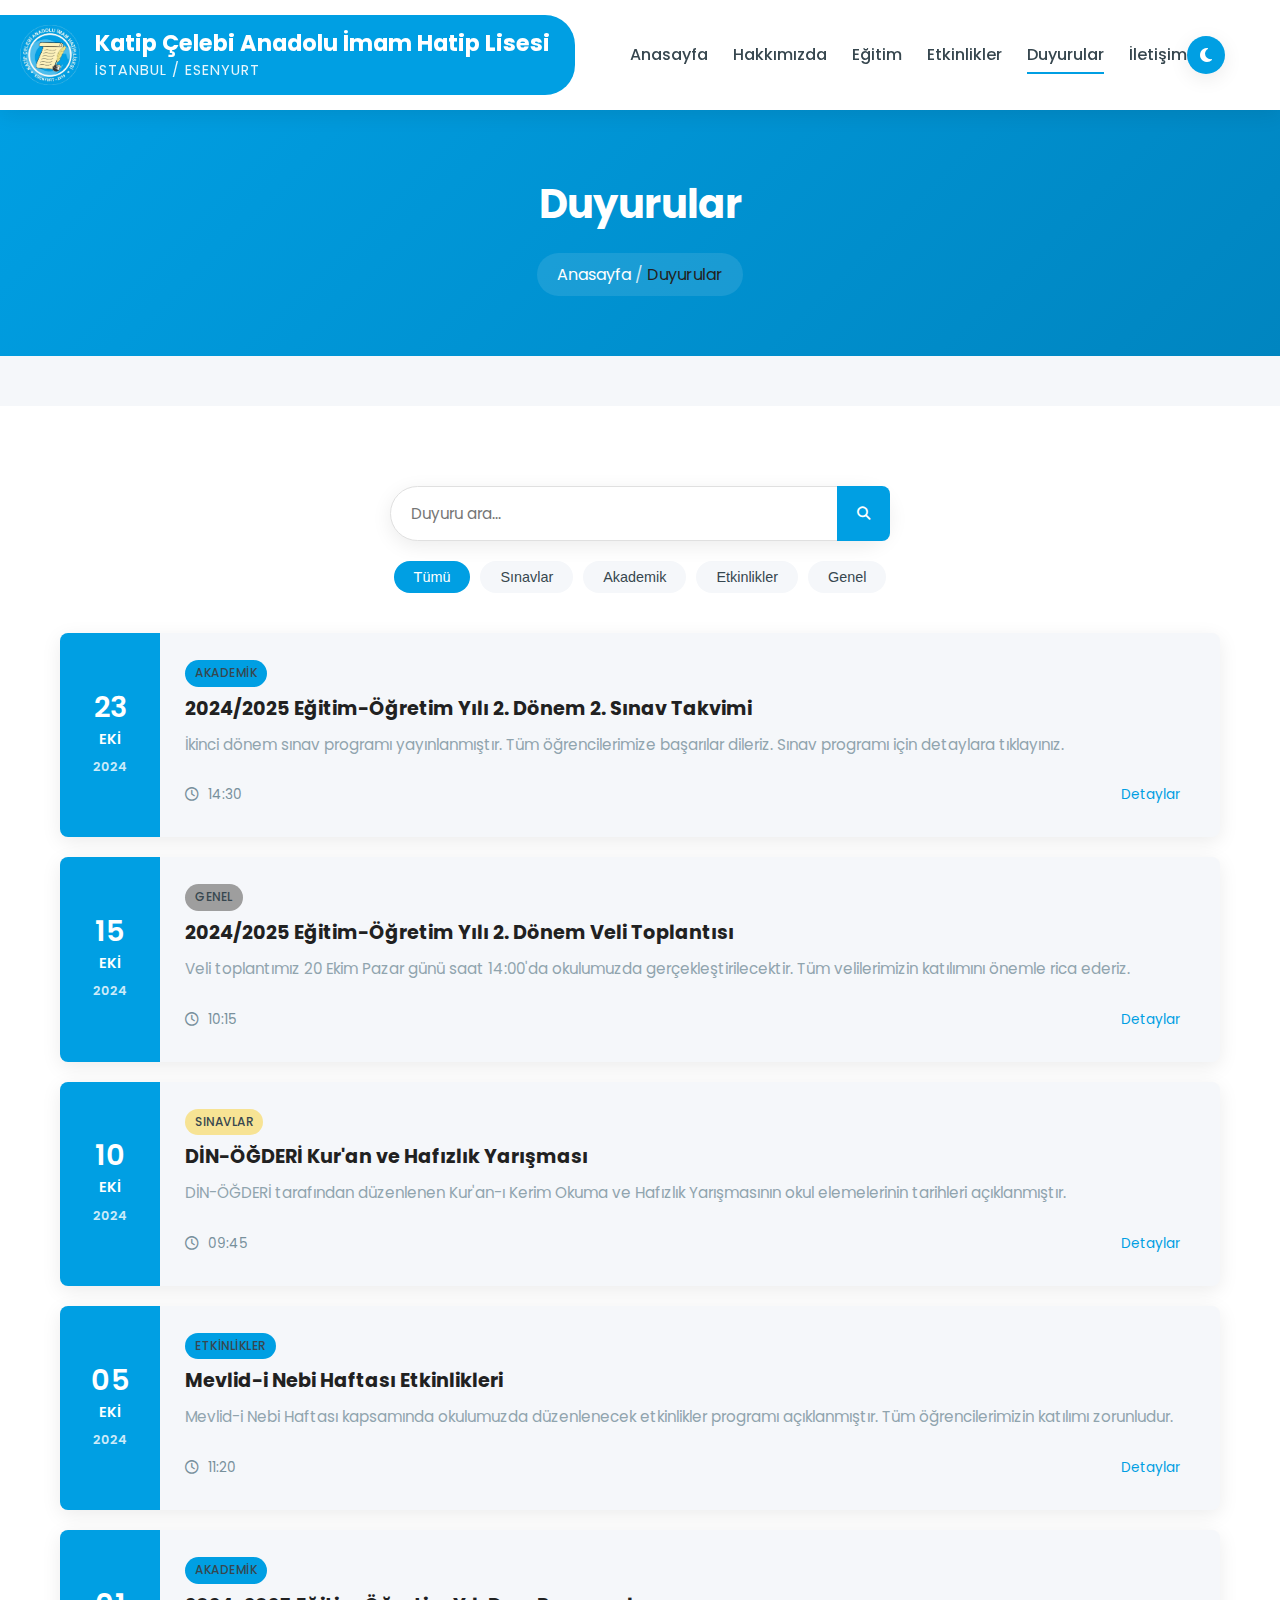
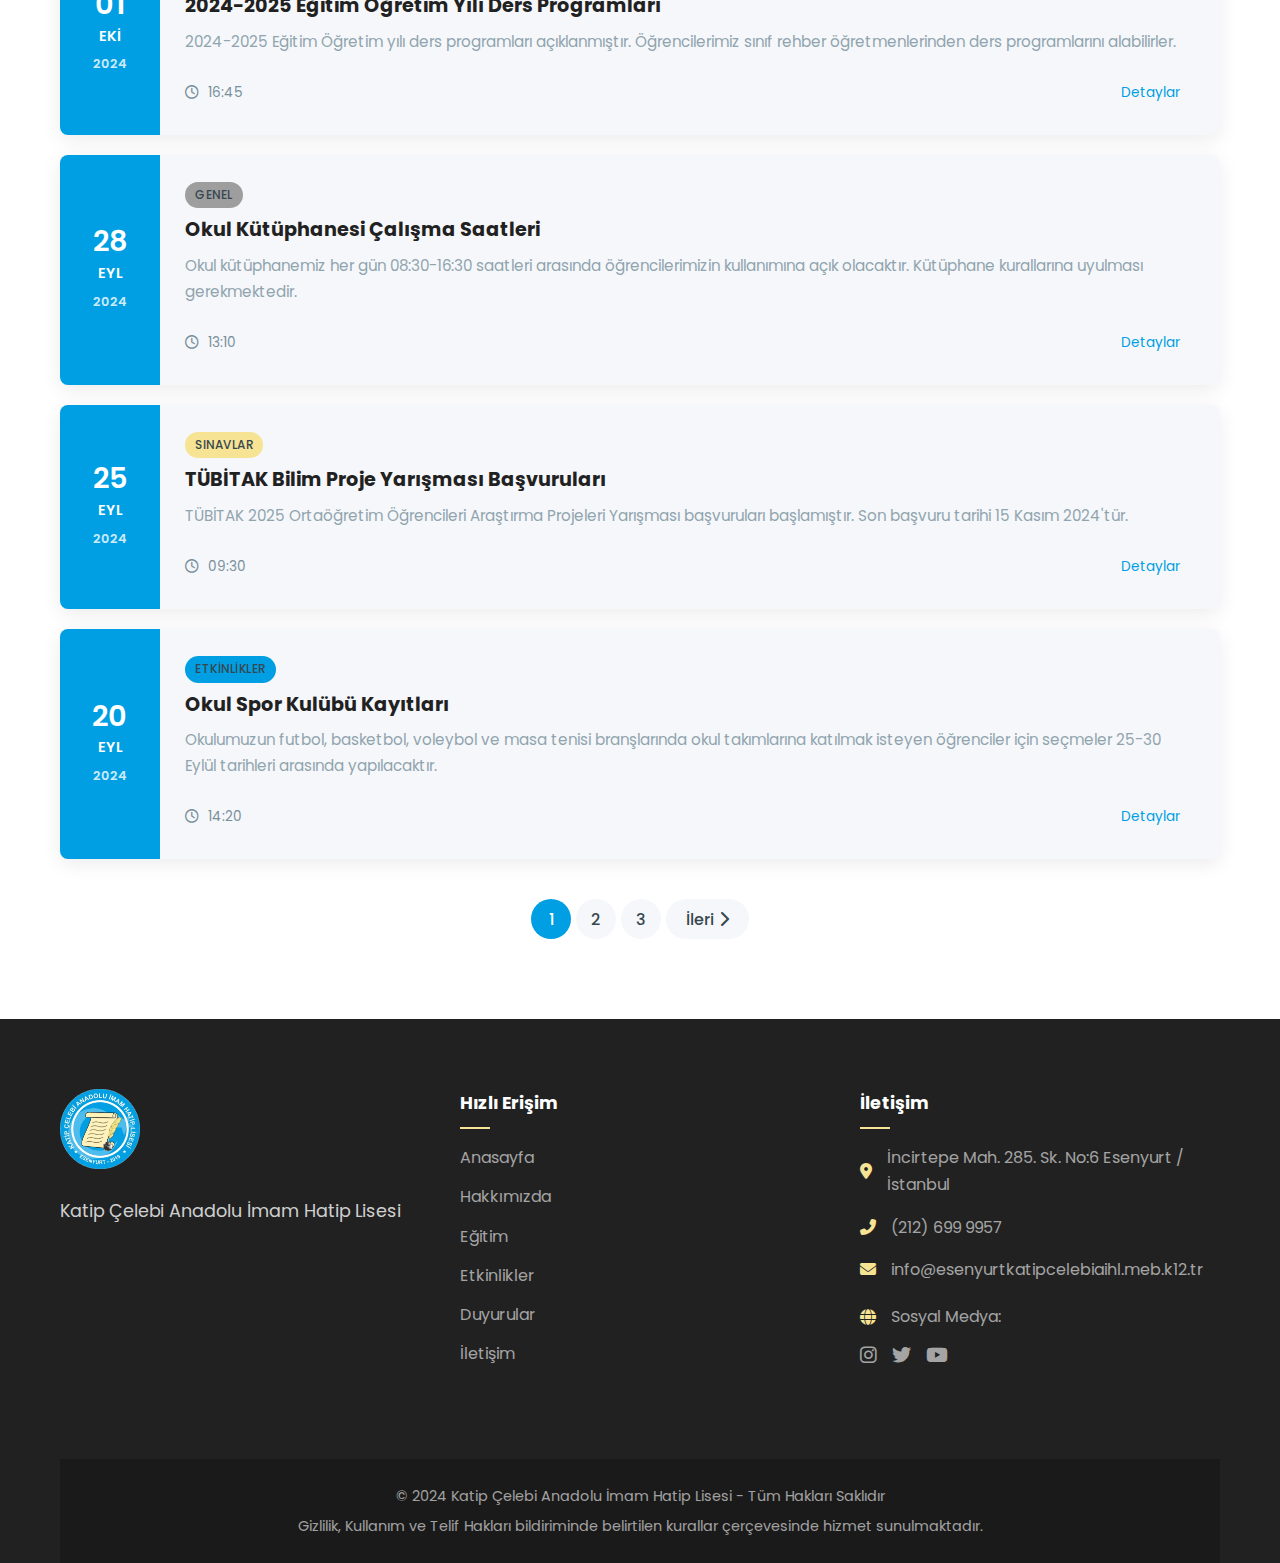
<file: announcements.html>
<!DOCTYPE html>
<html lang="tr">
<head>
    <meta charset="UTF-8">
    <meta name="viewport" content="width=device-width, initial-scale=1.0">
    <title>Duyurular - Katip Çelebi Anadolu İmam Hatip Lisesi</title>
    <link rel="icon" type="image/png" href="images/favicon.png">
    <link rel="stylesheet" href="styles.css">
    <link rel="stylesheet" href="https://cdnjs.cloudflare.com/ajax/libs/font-awesome/6.4.0/css/all.min.css">
    <link rel="preconnect" href="https://fonts.googleapis.com">
    <link rel="preconnect" href="https://fonts.gstatic.com" crossorigin>
    <link href="https://fonts.googleapis.com/css2?family=Poppins:wght@300;400;500;600;700&display=swap" rel="stylesheet">
</head>
<body>
    <header>
        <div class="container">
            <div class="header-content">
                <div class="logo-container">
                    <img src="images/logo.png" alt="Okul Logosu" class="logo">
                    <div class="school-info">
                        <h1>Katip Çelebi Anadolu İmam Hatip Lisesi</h1>
                        <p>İSTANBUL / ESENYURT</p>
                    </div>
                </div>
                <nav>
                    <ul class="main-nav">
                        <li><a href="index.html">Anasayfa</a></li>
                        <li><a href="about.html">Hakkımızda</a></li>
                        <li><a href="education.html">Eğitim</a></li>
                        <li><a href="activities.html">Etkinlikler</a></li>
                        <li><a href="announcements.html" class="active">Duyurular</a></li>
                        <li><a href="contact.html">İletişim</a></li>
                    </ul>
                    <div class="dark-mode-toggle" aria-label="Karanlık mod değiştir">
                        <i class="fas fa-moon"></i>
                    </div>
                    <div class="mobile-menu-btn">
                        <i class="fas fa-bars"></i>
                    </div>
                </nav>
            </div>
        </div>
    </header>

    <div class="page-header">
        <div class="container">
            <h1>Duyurular</h1>
            <div class="breadcrumb">
                <a href="index.html">Anasayfa</a> / <span>Duyurular</span>
            </div>
        </div>
    </div>

    <section class="announcements-page">
        <div class="container">
            <div class="filter-container">
                <div class="search-box">
                    <input type="text" id="searchAnnouncement" placeholder="Duyuru ara...">
                    <button><i class="fas fa-search"></i></button>
                </div>
                <div class="filter-buttons">
                    <button class="filter-btn active" data-filter="all">Tümü</button>
                    <button class="filter-btn" data-filter="exam">Sınavlar</button>
                    <button class="filter-btn" data-filter="academic">Akademik</button>
                    <button class="filter-btn" data-filter="event">Etkinlikler</button>
                    <button class="filter-btn" data-filter="general">Genel</button>
                </div>
            </div>

            <div class="announcements-list">
                <div class="announcement-card" data-category="academic">
                    <div class="announcement-date">
                        <span class="day">23</span>
                        <span class="month">Eki</span>
                        <span class="year">2024</span>
                    </div>
                    <div class="announcement-content">
                        <div class="announcement-category academic">Akademik</div>
                        <h3>2024/2025 Eğitim-Öğretim Yılı 2. Dönem 2. Sınav Takvimi</h3>
                        <p>İkinci dönem sınav programı yayınlanmıştır. Tüm öğrencilerimize başarılar dileriz. Sınav programı için detaylara tıklayınız.</p>
                        <div class="announcement-footer">
                            <span class="announcement-time"><i class="far fa-clock"></i> 14:30</span>
                            <a href="#" class="btn-outline btn-sm">Detaylar</a>
                        </div>
                    </div>
                </div>

                <div class="announcement-card" data-category="general">
                    <div class="announcement-date">
                        <span class="day">15</span>
                        <span class="month">Eki</span>
                        <span class="year">2024</span>
                    </div>
                    <div class="announcement-content">
                        <div class="announcement-category general">Genel</div>
                        <h3>2024/2025 Eğitim-Öğretim Yılı 2. Dönem Veli Toplantısı</h3>
                        <p>Veli toplantımız 20 Ekim Pazar günü saat 14:00'da okulumuzda gerçekleştirilecektir. Tüm velilerimizin katılımını önemle rica ederiz.</p>
                        <div class="announcement-footer">
                            <span class="announcement-time"><i class="far fa-clock"></i> 10:15</span>
                            <a href="#" class="btn-outline btn-sm">Detaylar</a>
                        </div>
                    </div>
                </div>

                <div class="announcement-card" data-category="exam">
                    <div class="announcement-date">
                        <span class="day">10</span>
                        <span class="month">Eki</span>
                        <span class="year">2024</span>
                    </div>
                    <div class="announcement-content">
                        <div class="announcement-category exam">Sınavlar</div>
                        <h3>DİN-ÖĞDERİ Kur'an ve Hafızlık Yarışması</h3>
                        <p>DİN-ÖĞDERİ tarafından düzenlenen Kur'an-ı Kerim Okuma ve Hafızlık Yarışmasının okul elemelerinin tarihleri açıklanmıştır.</p>
                        <div class="announcement-footer">
                            <span class="announcement-time"><i class="far fa-clock"></i> 09:45</span>
                            <a href="#" class="btn-outline btn-sm">Detaylar</a>
                        </div>
                    </div>
                </div>

                <div class="announcement-card" data-category="event">
                    <div class="announcement-date">
                        <span class="day">05</span>
                        <span class="month">Eki</span>
                        <span class="year">2024</span>
                    </div>
                    <div class="announcement-content">
                        <div class="announcement-category event">Etkinlikler</div>
                        <h3>Mevlid-i Nebi Haftası Etkinlikleri</h3>
                        <p>Mevlid-i Nebi Haftası kapsamında okulumuzda düzenlenecek etkinlikler programı açıklanmıştır. Tüm öğrencilerimizin katılımı zorunludur.</p>
                        <div class="announcement-footer">
                            <span class="announcement-time"><i class="far fa-clock"></i> 11:20</span>
                            <a href="#" class="btn-outline btn-sm">Detaylar</a>
                        </div>
                    </div>
                </div>

                <div class="announcement-card" data-category="academic">
                    <div class="announcement-date">
                        <span class="day">01</span>
                        <span class="month">Eki</span>
                        <span class="year">2024</span>
                    </div>
                    <div class="announcement-content">
                        <div class="announcement-category academic">Akademik</div>
                        <h3>2024-2025 Eğitim Öğretim Yılı Ders Programları</h3>
                        <p>2024-2025 Eğitim Öğretim yılı ders programları açıklanmıştır. Öğrencilerimiz sınıf rehber öğretmenlerinden ders programlarını alabilirler.</p>
                        <div class="announcement-footer">
                            <span class="announcement-time"><i class="far fa-clock"></i> 16:45</span>
                            <a href="#" class="btn-outline btn-sm">Detaylar</a>
                        </div>
                    </div>
                </div>

                <div class="announcement-card" data-category="general">
                    <div class="announcement-date">
                        <span class="day">28</span>
                        <span class="month">Eyl</span>
                        <span class="year">2024</span>
                    </div>
                    <div class="announcement-content">
                        <div class="announcement-category general">Genel</div>
                        <h3>Okul Kütüphanesi Çalışma Saatleri</h3>
                        <p>Okul kütüphanemiz her gün 08:30-16:30 saatleri arasında öğrencilerimizin kullanımına açık olacaktır. Kütüphane kurallarına uyulması gerekmektedir.</p>
                        <div class="announcement-footer">
                            <span class="announcement-time"><i class="far fa-clock"></i> 13:10</span>
                            <a href="#" class="btn-outline btn-sm">Detaylar</a>
                        </div>
                    </div>
                </div>

                <div class="announcement-card" data-category="exam">
                    <div class="announcement-date">
                        <span class="day">25</span>
                        <span class="month">Eyl</span>
                        <span class="year">2024</span>
                    </div>
                    <div class="announcement-content">
                        <div class="announcement-category exam">Sınavlar</div>
                        <h3>TÜBİTAK Bilim Proje Yarışması Başvuruları</h3>
                        <p>TÜBİTAK 2025 Ortaöğretim Öğrencileri Araştırma Projeleri Yarışması başvuruları başlamıştır. Son başvuru tarihi 15 Kasım 2024'tür.</p>
                        <div class="announcement-footer">
                            <span class="announcement-time"><i class="far fa-clock"></i> 09:30</span>
                            <a href="#" class="btn-outline btn-sm">Detaylar</a>
                        </div>
                    </div>
                </div>

                <div class="announcement-card" data-category="event">
                    <div class="announcement-date">
                        <span class="day">20</span>
                        <span class="month">Eyl</span>
                        <span class="year">2024</span>
                    </div>
                    <div class="announcement-content">
                        <div class="announcement-category event">Etkinlikler</div>
                        <h3>Okul Spor Kulübü Kayıtları</h3>
                        <p>Okulumuzun futbol, basketbol, voleybol ve masa tenisi branşlarında okul takımlarına katılmak isteyen öğrenciler için seçmeler 25-30 Eylül tarihleri arasında yapılacaktır.</p>
                        <div class="announcement-footer">
                            <span class="announcement-time"><i class="far fa-clock"></i> 14:20</span>
                            <a href="#" class="btn-outline btn-sm">Detaylar</a>
                        </div>
                    </div>
                </div>
            </div>

            <div class="pagination">
                <a href="#" class="active">1</a>
                <a href="#">2</a>
                <a href="#">3</a>
                <a href="#" class="next">İleri <i class="fas fa-chevron-right"></i></a>
            </div>
        </div>
    </section>

    <footer>
        <div class="container">
            <div class="footer-top">
                <div class="footer-logo">
                    <img src="images/logo.png" alt="Okul Logosu">
                    <p>Katip Çelebi Anadolu İmam Hatip Lisesi</p>
                </div>
                <div class="footer-links">
                    <h3>Hızlı Erişim</h3>
                    <ul>
                        <li><a href="index.html">Anasayfa</a></li>
                        <li><a href="about.html">Hakkımızda</a></li>
                        <li><a href="education.html">Eğitim</a></li>
                        <li><a href="activities.html">Etkinlikler</a></li>
                        <li><a href="announcements.html">Duyurular</a></li>
                        <li><a href="contact.html">İletişim</a></li>
                    </ul>
                </div>
                <div class="footer-contact">
                    <h3>İletişim</h3>
                    <p><i class="fas fa-map-marker-alt"></i> İncirtepe Mah. 285. Sk. No:6 Esenyurt / İstanbul</p>
                    <p><i class="fas fa-phone-alt"></i> (212) 699 9957</p>
                    <p><i class="fas fa-envelope"></i> info@esenyurtkatipcelebiaihl.meb.k12.tr</p>
                    <div class="footer-social">
                        <p><i class="fas fa-globe"></i> Sosyal Medya:</p>
                        <div class="footer-social-icons">
                            <a href="https://www.instagram.com/esenyurtkatipcelebi/" target="_blank"><i class="fab fa-instagram"></i></a>
                            <a href="https://x.com/KatipCelebiAihl" target="_blank"><i class="fab fa-twitter"></i></a>
                            <a href="https://www.youtube.com/c/Katip%C3%87elebiA%C4%B0HL" target="_blank"><i class="fab fa-youtube"></i></a>
                        </div>
                    </div>
                </div>
            </div>
            <div class="footer-bottom">
                <p>&copy; 2024 Katip Çelebi Anadolu İmam Hatip Lisesi - Tüm Hakları Saklıdır</p>
                <p>Gizlilik, Kullanım ve Telif Hakları bildiriminde belirtilen kurallar çerçevesinde hizmet sunulmaktadır.</p>
            </div>
        </div>
    </footer>

    <script src="script.js"></script>
    <script>
        // Announcements filtering functionality
        document.addEventListener('DOMContentLoaded', function() {
            const filterBtns = document.querySelectorAll('.filter-btn');
            const announcementCards = document.querySelectorAll('.announcement-card');
            const searchInput = document.getElementById('searchAnnouncement');
            
            // Filter items based on category
            filterBtns.forEach(btn => {
                btn.addEventListener('click', () => {
                    // Remove active class from all buttons
                    filterBtns.forEach(btn => {
                        btn.classList.remove('active');
                    });
                    
                    // Add active class to clicked button
                    btn.classList.add('active');
                    
                    const filterValue = btn.getAttribute('data-filter');
                    
                    // Show/hide items based on filter
                    announcementCards.forEach(card => {
                        if (filterValue === 'all' || card.getAttribute('data-category') === filterValue) {
                            card.style.display = 'flex';
                        } else {
                            card.style.display = 'none';
                        }
                    });
                });
            });
            
            // Search functionality
            searchInput.addEventListener('keyup', function() {
                const searchValue = this.value.toLowerCase();
                
                announcementCards.forEach(card => {
                    const title = card.querySelector('h3').textContent.toLowerCase();
                    const content = card.querySelector('p').textContent.toLowerCase();
                    
                    if (title.includes(searchValue) || content.includes(searchValue)) {
                        card.style.display = 'flex';
                    } else {
                        card.style.display = 'none';
                    }
                });
            });
        });
    </script>
</body>
</html>
</file>
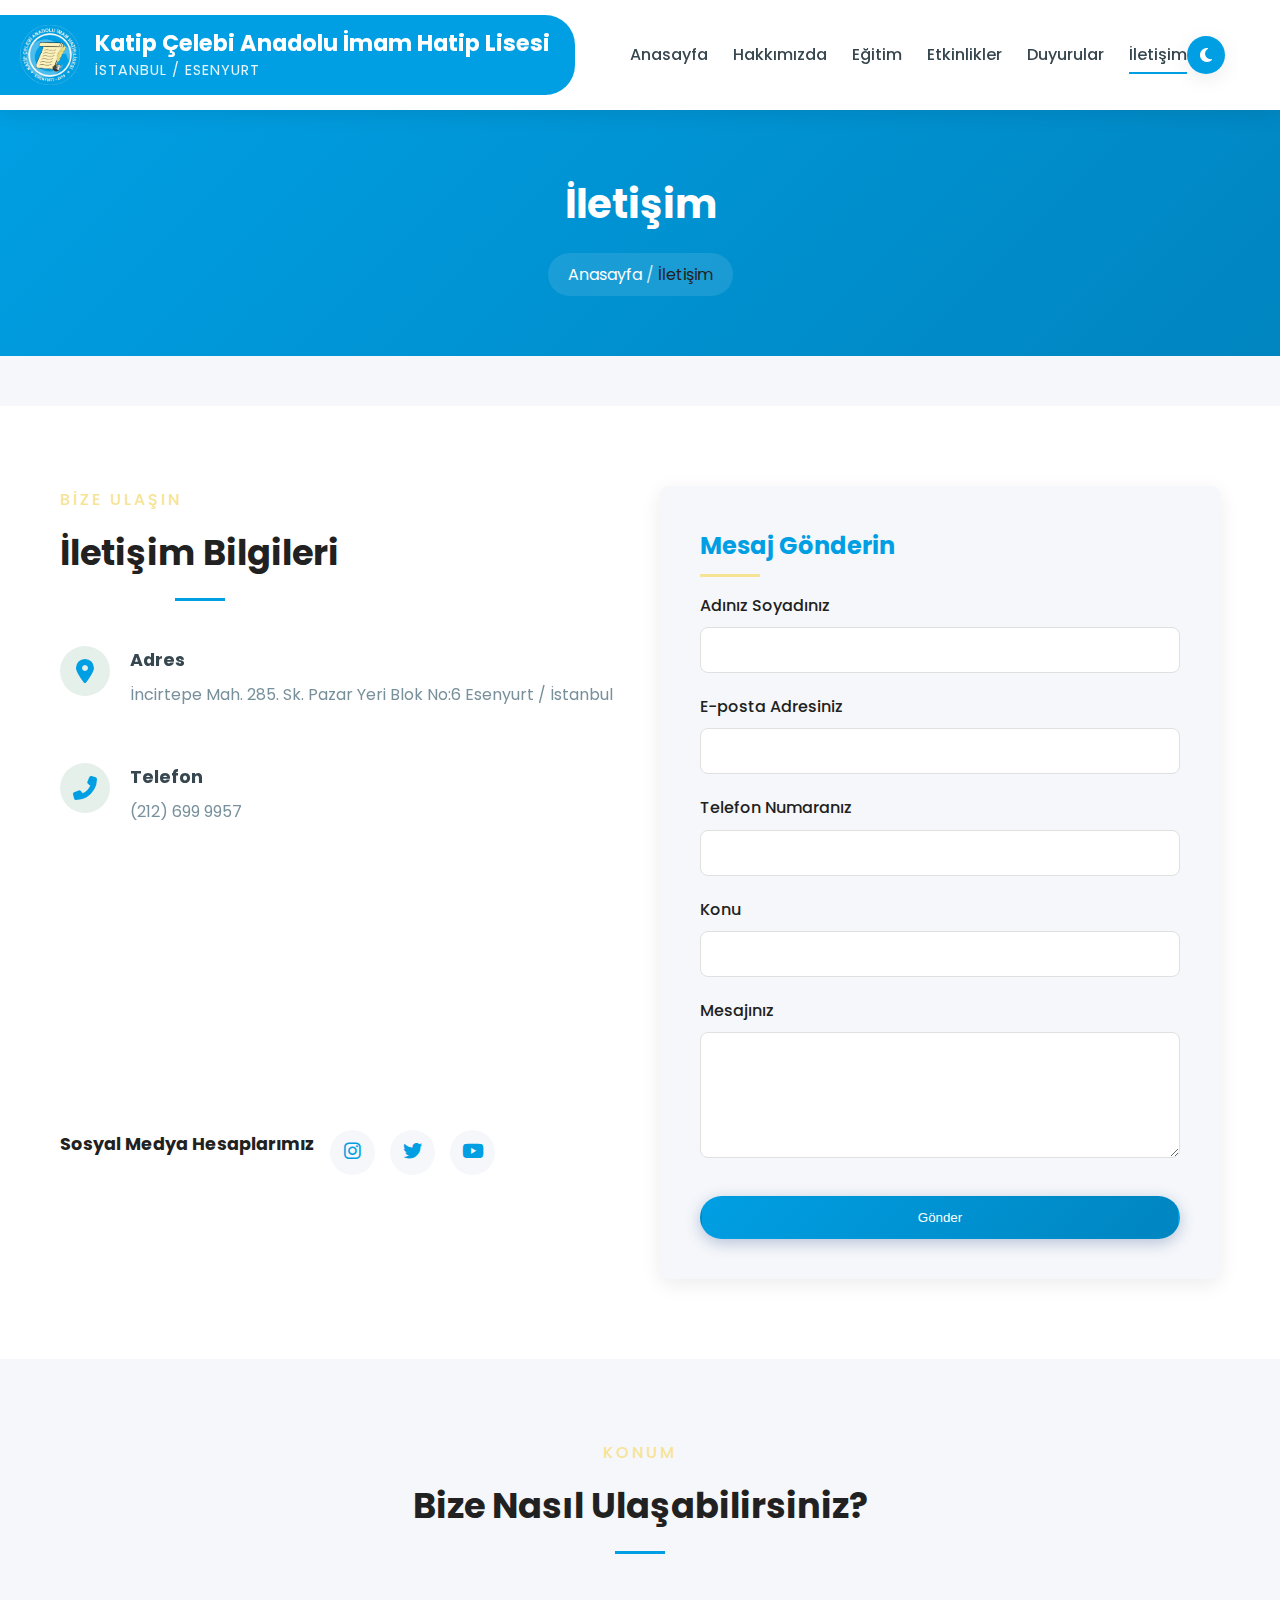
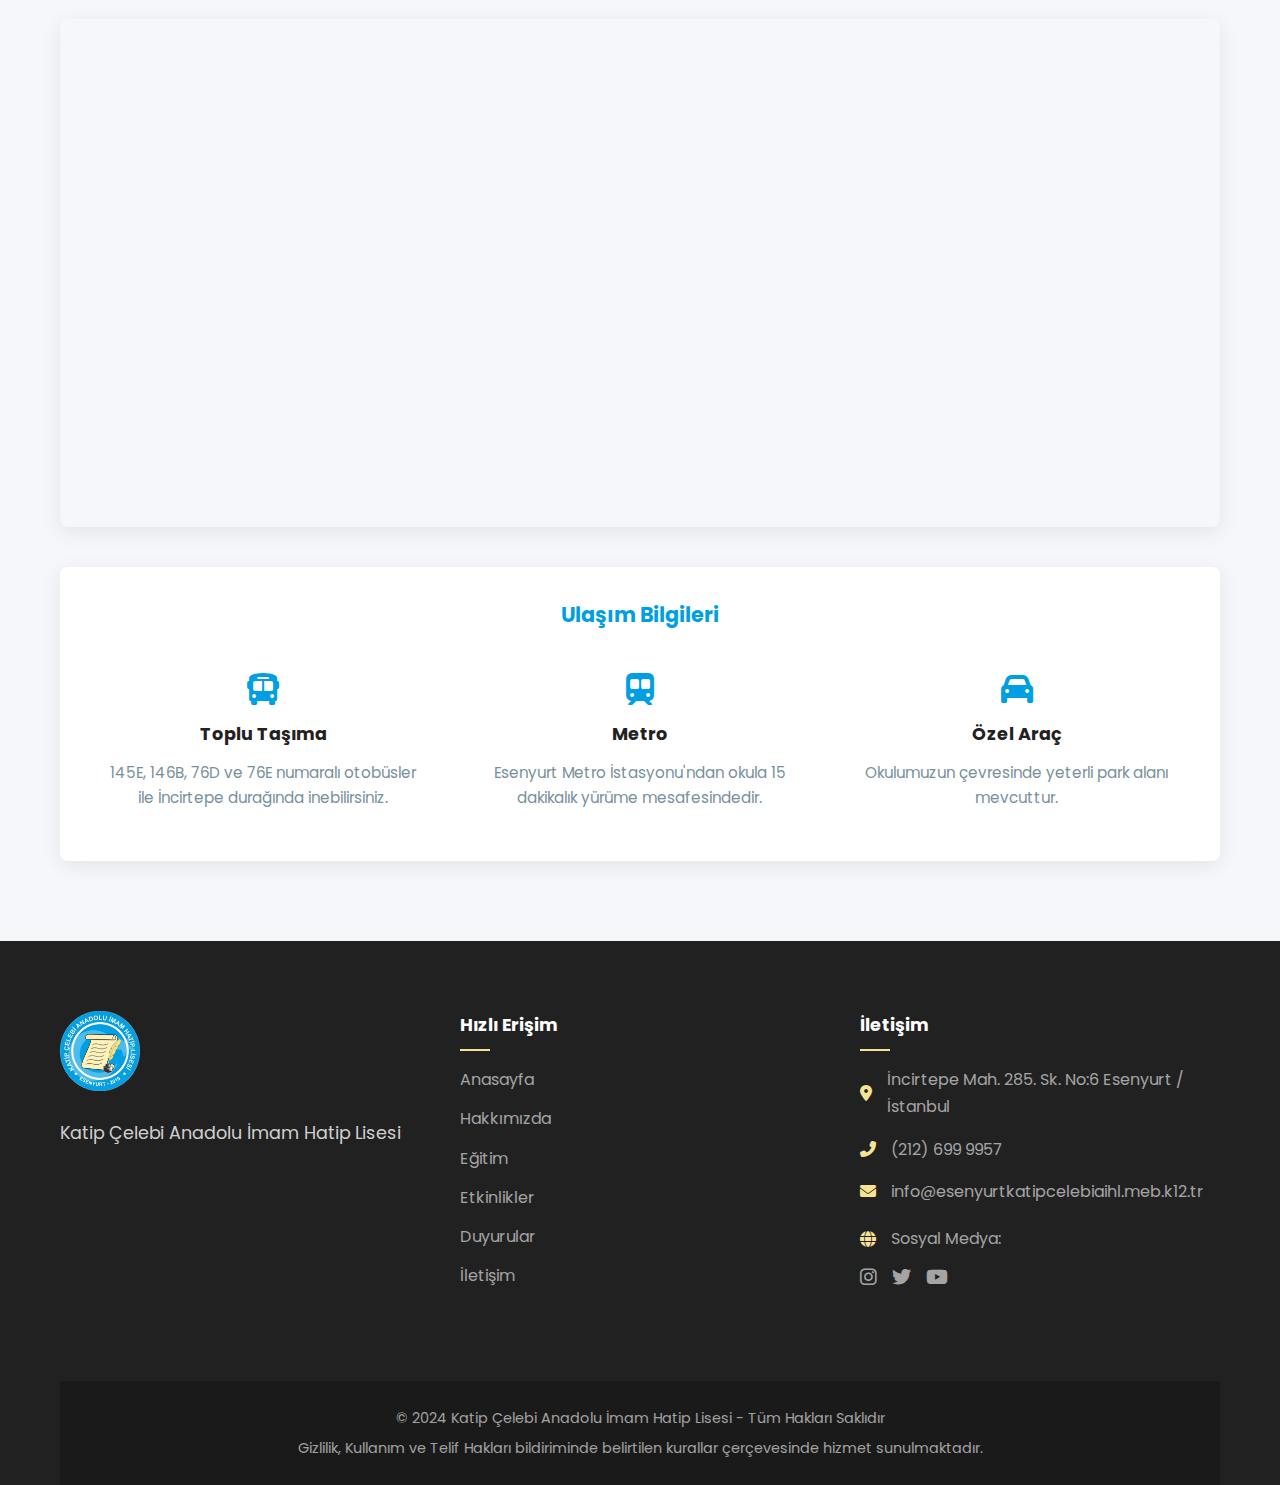
<file: contact.html>
<!DOCTYPE html>
<html lang="tr">
<head>
    <meta charset="UTF-8">
    <meta name="viewport" content="width=device-width, initial-scale=1.0">
    <title>İletişim - Katip Çelebi Anadolu İmam Hatip Lisesi</title>
    <link rel="icon" type="image/png" href="images/favicon.png">
    <link rel="stylesheet" href="styles.css">
    <link rel="stylesheet" href="https://cdnjs.cloudflare.com/ajax/libs/font-awesome/6.4.0/css/all.min.css">
    <link rel="preconnect" href="https://fonts.googleapis.com">
    <link rel="preconnect" href="https://fonts.gstatic.com" crossorigin>
    <link href="https://fonts.googleapis.com/css2?family=Poppins:wght@300;400;500;600;700&display=swap" rel="stylesheet">
</head>
<body>
    <header>
        <div class="container">
            <div class="header-content">
                <div class="logo-container">
                    <img src="images/logo.png" alt="Okul Logosu" class="logo">
                    <div class="school-info">
                        <h1>Katip Çelebi Anadolu İmam Hatip Lisesi</h1>
                        <p>İSTANBUL / ESENYURT</p>
                    </div>
                </div>
                <nav>
                    <ul class="main-nav">
                        <li><a href="index.html">Anasayfa</a></li>
                        <li><a href="about.html">Hakkımızda</a></li>
                        <li><a href="education.html">Eğitim</a></li>
                        <li><a href="activities.html">Etkinlikler</a></li>
                        <li><a href="announcements.html">Duyurular</a></li>
                        <li><a href="contact.html" class="active">İletişim</a></li>
                    </ul>
                    <div class="dark-mode-toggle" aria-label="Karanlık mod değiştir">
                        <i class="fas fa-moon"></i>
                    </div>
                    <div class="mobile-menu-btn">
                        <i class="fas fa-bars"></i>
                    </div>
                </nav>
            </div>
        </div>
    </header>

    <div class="page-header">
        <div class="container">
            <h1>İletişim</h1>
            <div class="breadcrumb">
                <a href="index.html">Anasayfa</a> / <span>İletişim</span>
            </div>
        </div>
    </div>

    <section class="contact-page">
        <div class="container">
            <div class="contact-details">
                <div class="contact-info-block">
                    <div class="section-header">
                        <span class="section-subtitle">Bize Ulaşın</span>
                        <h2>İletişim Bilgileri</h2>
                    </div>
                    <div class="contact-info-items">
                        <div class="contact-item">
                            <i class="fas fa-map-marker-alt"></i>
                            <div>
                                <h3>Adres</h3>
                                <p>İncirtepe Mah. 285. Sk. Pazar Yeri Blok No:6 Esenyurt / İstanbul</p>
                            </div>
                        </div>
                        <div class="contact-item">
                            <i class="fas fa-phone-alt"></i>
                            <div>
                                <h3>Telefon</h3>
                                <p>(212) 699 9957</p>
                            </div>
                        </div>
                        <div class="contact-item">
                            <i class="fas fa-envelope"></i>
                            <div>
                                <h3>E-posta</h3>
                                <p><a href="mailto:info@esenyurtkatipcelebiaihl.meb.k12.tr">info@esenyurtkatipcelebiaihl.meb.k12.tr</a></p>
                            </div>
                        </div>
                        <div class="contact-item">
                            <i class="fas fa-clock"></i>
                            <div>
                                <h3>Çalışma Saatleri</h3>
                                <p>Pazartesi - Cuma: 08:00 - 17:00</p>
                            </div>
                        </div>
                    </div>
                    <div class="social-links contact-social">
                        <h3>Sosyal Medya Hesaplarımız</h3>
                        <div>
                            <a href="https://www.instagram.com/esenyurtkatipcelebi/" class="social-link" target="_blank"><i class="fab fa-instagram"></i></a>
                            <a href="https://x.com/KatipCelebiAihl" class="social-link" target="_blank"><i class="fab fa-twitter"></i></a>
                            <a href="https://www.youtube.com/c/Katip%C3%87elebiA%C4%B0HL" class="social-link" target="_blank"><i class="fab fa-youtube"></i></a>
                        </div>
                    </div>
                </div>
                <div class="contact-form-block">
                    <div class="contact-form-wrapper">
                        <h3>Mesaj Gönderin</h3>
                        <form id="contactForm">
                            <div class="form-group">
                                <label for="name">Adınız Soyadınız</label>
                                <input type="text" id="name" name="name" required>
                            </div>
                            <div class="form-group">
                                <label for="email">E-posta Adresiniz</label>
                                <input type="email" id="email" name="email" required>
                            </div>
                            <div class="form-group">
                                <label for="phone">Telefon Numaranız</label>
                                <input type="tel" id="phone" name="phone">
                            </div>
                            <div class="form-group">
                                <label for="subject">Konu</label>
                                <input type="text" id="subject" name="subject" required>
                            </div>
                            <div class="form-group">
                                <label for="message">Mesajınız</label>
                                <textarea id="message" name="message" rows="5" required></textarea>
                            </div>
                            <button type="submit" class="btn btn-primary">Gönder</button>
                        </form>
                    </div>
                </div>
            </div>
        </div>
    </section>

    <section class="map-section">
        <div class="container">
            <div class="section-header">
                <span class="section-subtitle">Konum</span>
                <h2>Bize Nasıl Ulaşabilirsiniz?</h2>
            </div>
            <div class="map-wrapper">
                <iframe src="https://www.google.com/maps/embed?pb=!1m18!1m12!1m3!1d3008.9981108017137!2d28.6720!3d41.0305!2m3!1f0!2f0!3f0!3m2!1i1024!2i768!4f13.1!3m3!1m2!1s0x0%3A0x0!2zNDHCsDAyJzA5LjgiTiAyOMKwNDAnMTkuMiJF!5e0!3m2!1str!2str!4v1635789012345!5m2!1str!2str" width="100%" height="500" style="border:0;" allowfullscreen="" loading="lazy"></iframe>
            </div>
            <div class="transportation">
                <h3>Ulaşım Bilgileri</h3>
                <div class="transportation-options">
                    <div class="transport-item">
                        <i class="fas fa-bus"></i>
                        <h4>Toplu Taşıma</h4>
                        <p>145E, 146B, 76D ve 76E numaralı otobüsler ile İncirtepe durağında inebilirsiniz.</p>
                    </div>
                    <div class="transport-item">
                        <i class="fas fa-subway"></i>
                        <h4>Metro</h4>
                        <p>Esenyurt Metro İstasyonu'ndan okula 15 dakikalık yürüme mesafesindedir.</p>
                    </div>
                    <div class="transport-item">
                        <i class="fas fa-car"></i>
                        <h4>Özel Araç</h4>
                        <p>Okulumuzun çevresinde yeterli park alanı mevcuttur.</p>
                    </div>
                </div>
            </div>
        </div>
    </section>

    <footer>
        <div class="container">
            <div class="footer-top">
                <div class="footer-logo">
                    <img src="images/logo.png" alt="Okul Logosu">
                    <p>Katip Çelebi Anadolu İmam Hatip Lisesi</p>
                </div>
                <div class="footer-links">
                    <h3>Hızlı Erişim</h3>
                    <ul>
                        <li><a href="index.html">Anasayfa</a></li>
                        <li><a href="about.html">Hakkımızda</a></li>
                        <li><a href="education.html">Eğitim</a></li>
                        <li><a href="activities.html">Etkinlikler</a></li>
                        <li><a href="announcements.html">Duyurular</a></li>
                        <li><a href="contact.html">İletişim</a></li>
                    </ul>
                </div>
                <div class="footer-contact">
                    <h3>İletişim</h3>
                    <p><i class="fas fa-map-marker-alt"></i> İncirtepe Mah. 285. Sk. No:6 Esenyurt / İstanbul</p>
                    <p><i class="fas fa-phone-alt"></i> (212) 699 9957</p>
                    <p><i class="fas fa-envelope"></i> info@esenyurtkatipcelebiaihl.meb.k12.tr</p>
                    <div class="footer-social">
                        <p><i class="fas fa-globe"></i> Sosyal Medya:</p>
                        <div class="footer-social-icons">
                            <a href="https://www.instagram.com/esenyurtkatipcelebi/" target="_blank"><i class="fab fa-instagram"></i></a>
                            <a href="https://x.com/KatipCelebiAihl" target="_blank"><i class="fab fa-twitter"></i></a>
                            <a href="https://www.youtube.com/c/Katip%C3%87elebiA%C4%B0HL" target="_blank"><i class="fab fa-youtube"></i></a>
                        </div>
                    </div>
                </div>
            </div>
            <div class="footer-bottom">
                <p>&copy; 2024 Katip Çelebi Anadolu İmam Hatip Lisesi - Tüm Hakları Saklıdır</p>
                <p>Gizlilik, Kullanım ve Telif Hakları bildiriminde belirtilen kurallar çerçevesinde hizmet sunulmaktadır.</p>
            </div>
        </div>
    </footer>

    <script src="script.js"></script>
    <script>
        // Form submission handling
        document.getElementById('contactForm').addEventListener('submit', function(e) {
            e.preventDefault();
            
            // Simple form validation
            const name = document.getElementById('name').value;
            const email = document.getElementById('email').value;
            const subject = document.getElementById('subject').value;
            const message = document.getElementById('message').value;
            
            if (name && email && subject && message) {
                // In a real application, you would send this data to a server
                alert('Mesajınız gönderildi. En kısa sürede size dönüş yapılacaktır.');
                this.reset();
            } else {
                alert('Lütfen tüm gerekli alanları doldurunuz.');
            }
        });
    </script>
</body>
</html>
</file>
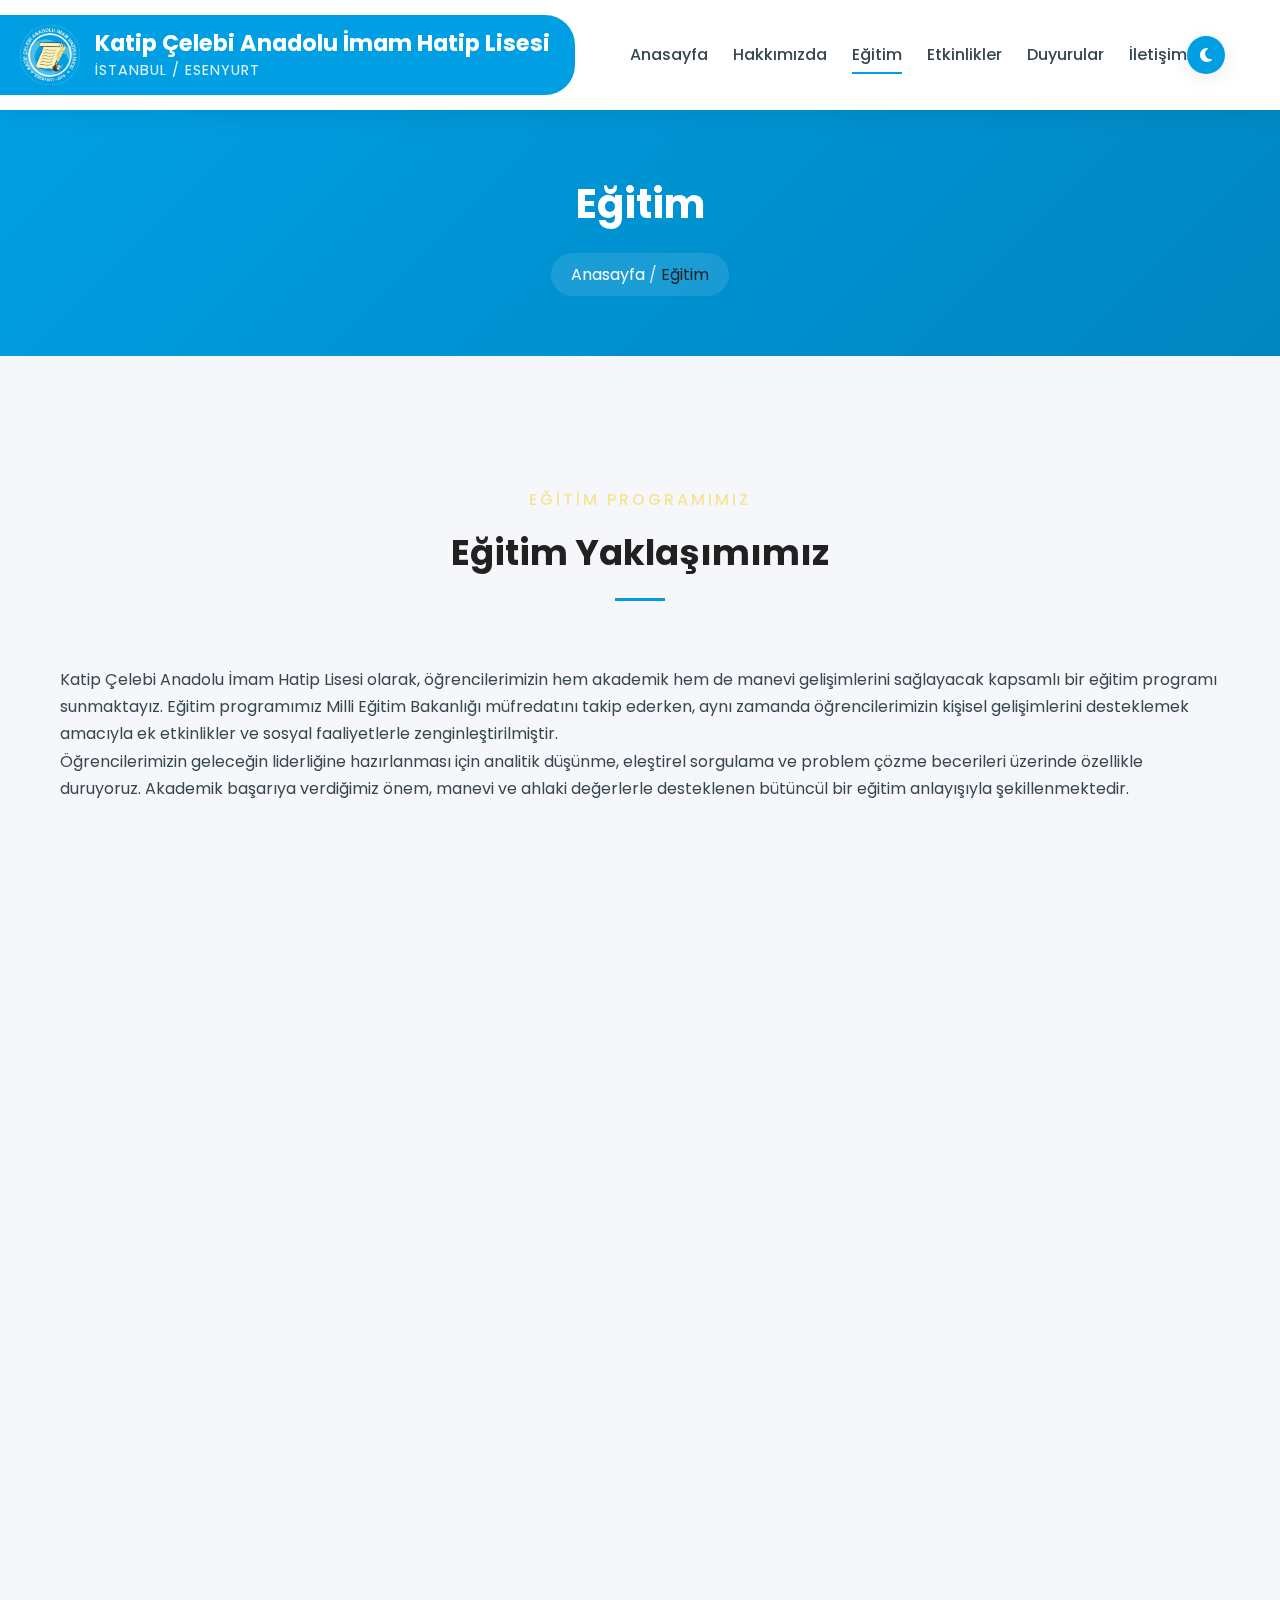
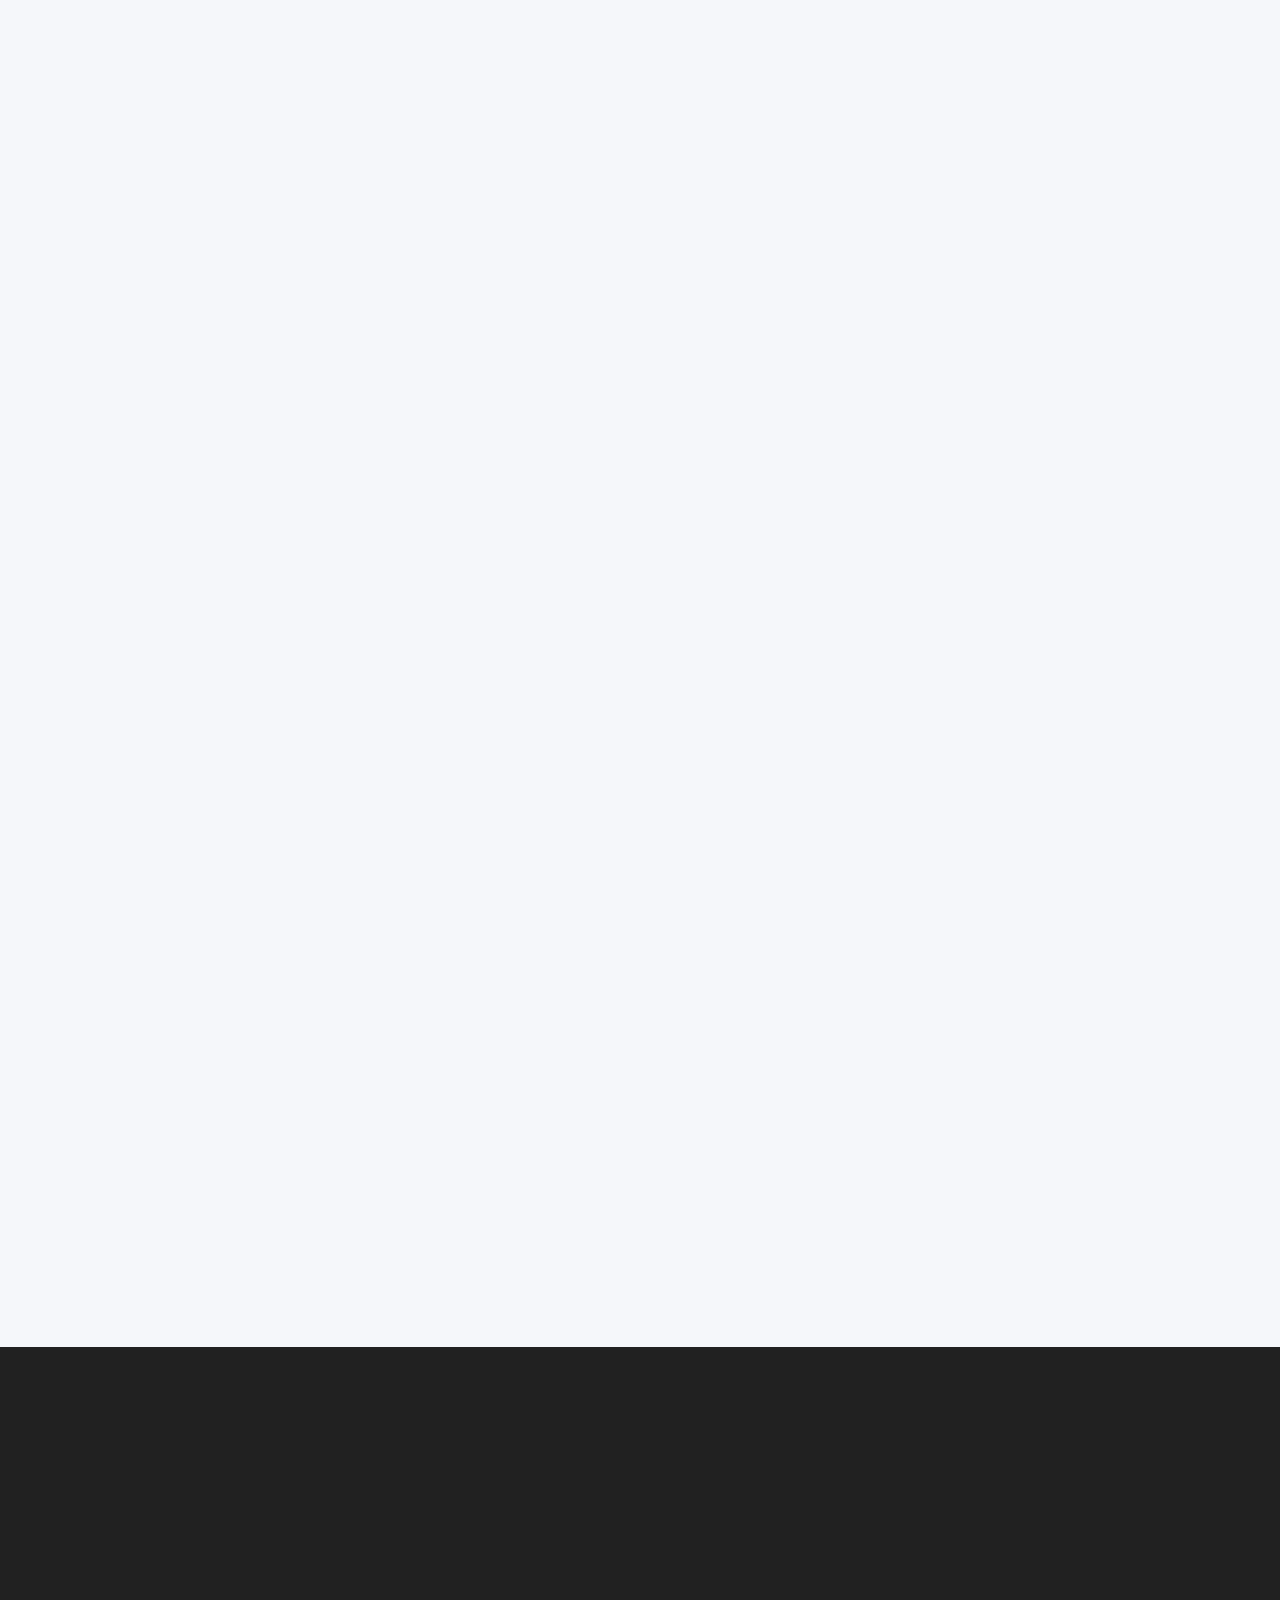
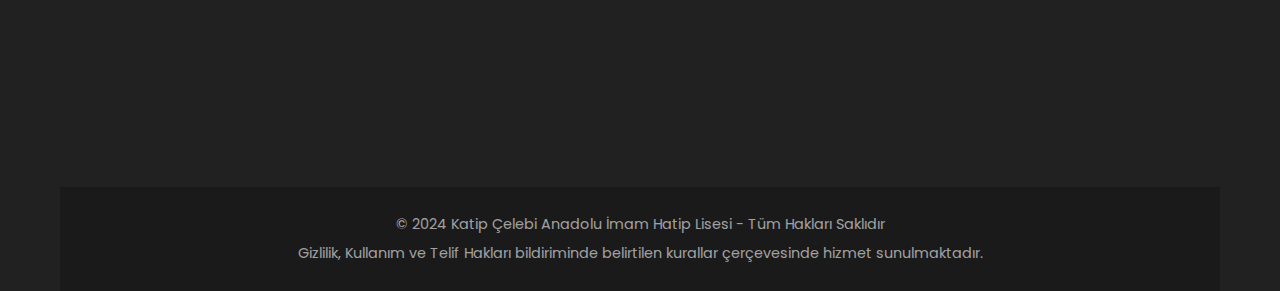
<file: education.html>
<!DOCTYPE html>
<html lang="tr">
<head>
    <meta charset="UTF-8">
    <meta name="viewport" content="width=device-width, initial-scale=1.0">
    <title>Eğitim - Katip Çelebi Anadolu İmam Hatip Lisesi</title>
    <link rel="icon" type="image/png" href="images/favicon.png">
    <link rel="stylesheet" href="styles.css">
    <link rel="stylesheet" href="https://cdnjs.cloudflare.com/ajax/libs/font-awesome/6.4.0/css/all.min.css">
    <link rel="preconnect" href="https://fonts.googleapis.com">
    <link rel="preconnect" href="https://fonts.gstatic.com" crossorigin>
    <link href="https://fonts.googleapis.com/css2?family=Poppins:wght@300;400;500;600;700&display=swap" rel="stylesheet">
    <link href="https://unpkg.com/aos@2.3.1/dist/aos.css" rel="stylesheet">
</head>
<body>
    <header>
        <div class="container">
            <div class="header-content">
                <div class="logo-container">
                    <img src="images/logo.png" alt="Okul Logosu" class="logo">
                    <div class="school-info">
                        <h1>Katip Çelebi Anadolu İmam Hatip Lisesi</h1>
                        <p>İSTANBUL / ESENYURT</p>
                    </div>
                </div>
                <nav>
                    <ul class="main-nav">
                        <li><a href="index.html">Anasayfa</a></li>
                        <li><a href="about.html">Hakkımızda</a></li>
                        <li><a href="education.html" class="active">Eğitim</a></li>
                        <li><a href="activities.html">Etkinlikler</a></li>
                        <li><a href="announcements.html">Duyurular</a></li>
                        <li><a href="contact.html">İletişim</a></li>
                    </ul>
                    <div class="dark-mode-toggle" aria-label="Karanlık mod değiştir">
                        <i class="fas fa-moon"></i>
                    </div>
                    <div class="mobile-menu-btn">
                        <i class="fas fa-bars"></i>
                    </div>
                </nav>
            </div>
        </div>
    </header>

    <div class="page-header">
        <div class="container">
            <h1 data-aos="fade-down">Eğitim</h1>
            <div class="breadcrumb" data-aos="fade-up" data-aos-delay="200">
                <a href="index.html">Anasayfa</a> / <span>Eğitim</span>
            </div>
        </div>
    </div>

    <section class="education-section">
        <div class="container">
            <div class="section-header" data-aos="fade-up">
                <span class="section-subtitle">Eğitim Programımız</span>
                <h2>Eğitim Yaklaşımımız</h2>
            </div>
            <div class="education-content">
                <div class="education-text" data-aos="fade-right" data-aos-delay="200">
                    <p>Katip Çelebi Anadolu İmam Hatip Lisesi olarak, öğrencilerimizin hem akademik hem de manevi gelişimlerini sağlayacak kapsamlı bir eğitim programı sunmaktayız. Eğitim programımız Milli Eğitim Bakanlığı müfredatını takip ederken, aynı zamanda öğrencilerimizin kişisel gelişimlerini desteklemek amacıyla ek etkinlikler ve sosyal faaliyetlerle zenginleştirilmiştir.</p>
                    <p>Öğrencilerimizin geleceğin liderliğine hazırlanması için analitik düşünme, eleştirel sorgulama ve problem çözme becerileri üzerinde özellikle duruyoruz. Akademik başarıya verdiğimiz önem, manevi ve ahlaki değerlerle desteklenen bütüncül bir eğitim anlayışıyla şekillenmektedir.</p>
                </div>
                <div class="education-image" data-aos="fade-left" data-aos-delay="400">
                    <img src="images/about.jpg" alt="Eğitim Ortamı">
                </div>
            </div>
        </div>
    </section>

    <section class="achievements-section">
        <div class="container">
            <div class="section-header" data-aos="fade-up">
                <span class="section-subtitle">Başarılarımız</span>
                <h2>Öğrenci Başarıları</h2>
            </div>
            <div class="achievements-content" data-aos="fade-up" data-aos-delay="200">
                <p>Okulumuz öğrencileri, akademik ve sosyal alanlarda çeşitli başarılara imza atmaktadır. Her yıl üniversite sınavlarında yüksek başarı gösteren öğrencilerimiz, prestijli üniversitelere kabul edilmektedir. Ayrıca öğrencilerimiz bilim, sanat, spor ve kültür alanlarında ulusal ve uluslararası yarışmalarda okulumuzu temsil etmektedir.</p>
                
                <div class="achievements-stats">
                    <div class="achievement-box" data-aos="zoom-in" data-aos-delay="100">
                        <div class="achievement-icon">
                            <i class="fa-solid fa-mosque"></i>
                        </div>
                        <div class="achievement-info">
                            <h3>2024-2025 EZAN OKUMA YARIŞMASI İSTANBUL BEŞİNCİSİ, ESENYURT BİRİNCİLİĞİ</h3>
                        </div>
                    </div>
                    <div class="achievement-box" data-aos="zoom-in" data-aos-delay="300">
                        <div class="achievement-icon">
                            <i class="fa-solid fa-mosque"></i>
                        </div>
                        <div class="achievement-info">
                            <h3>2024-2025 HADİS EZBERLEME YARIŞMASI İSTANBUL İKİNCİLİĞİ, ESENYURT BİRİNCİLİĞİ</h3>
                        </div>
                    </div>
                    <div class="achievement-box" data-aos="zoom-in" data-aos-delay="500">
                        <div class="achievement-icon">
                            <i class="fa-solid fa-table-tennis-paddle-ball"></i>
                        </div>
                        <div class="achievement-info">
                            <h3>2024-2025 ESENYURT OKUL SPORLARI MASA TENİSİ ORTAOKUL BİRİNCİLİĞİ</h3>
                        </div>

                        <div class="achievement-box" data-aos="zoom-in" data-aos-delay="700">
                            <div class="achievement-icon">
                                <i class="fa-solid fa-table-tennis-paddle-ball"></i>
                            </div>
                            <div class="achievement-info">
                                <h3>2023-2024 İSTANBUL GENÇLİK OYUNLARI MASA TENİSİ ERKEKLER ŞAMPİYONLUĞU</h3>
                            </div>
                        
                            <div class="achievement-box" data-aos="zoom-in" data-aos-delay="900">
                                <div class="achievement-icon">
                                    <i class="fas fa-medal"></i>
                                </div>
                                <div class="achievement-info">
                                    <h3>2023-2024 İSTANBUL GENÇLİK OYUNLARI ATLETİZM İKİNCİLİĞİ</h3>
                                </div>
                                <div class="achievement-box" data-aos="zoom-in" data-aos-delay="1100">
                                    <div class="achievement-icon">
                                        <i class="fa-solid fa-table-tennis-paddle-ball"></i>
                                    </div>
                                    <div class="achievement-info">
                                        <h3>2022-2023 ESENYURT OKULLAR ARASI MASA TENİSİ İKİNCİLİĞİ</h3>
                                    </div>
                        </div>
                    </div>
                </div>
            </div>
        </div>
    </section>

    <section class="projects-section">
        <div class="container">
            <div class="section-header" data-aos="fade-up">
                <span class="section-subtitle">Projelerimiz</span>
                <h2>Eğitim Projelerimiz</h2>
            </div>
            <div class="projects-grid">
                <div class="project-card" data-aos="flip-left" data-aos-delay="200">
                    <div class="project-icon">
                        <i class="fas fa-microscope"></i>
                    </div>
                    <h3>Bilim ve Araştırma Projeleri</h3>
                    <p>TÜBİTAK projeleri ve bilim fuarları ile öğrencilerimizin bilimsel araştırma yeteneklerini destekliyoruz.</p>
                </div>
                <div class="project-card" data-aos="flip-left" data-aos-delay="300">
                    <div class="project-icon">
                        <i class="fas fa-hand-holding-heart"></i>
                    </div>
                    <h3>Sosyal Sorumluluk Projeleri</h3>
                    <p>Toplumsal sorumluluk bilincini geliştirmek için çeşitli yardım ve gönüllülük projelerinde yer alıyoruz.</p>
                </div>
                <div class="project-card" data-aos="flip-left" data-aos-delay="400">
                    <div class="project-icon">
                        <i class="fas fa-users"></i>
                    </div>
                    <h3>Akran Eğitimi Programı</h3>
                    <p>Öğrencilerin birbirlerine destek olduğu, akademik başarıyı artırmaya yönelik akran destek sistemi ile eğitim kalitemizi yükseltiyoruz.</p>
                </div>
            </div>
        </div>
    </section>

    <footer>
        <div class="container">
            <div class="footer-top">
                <div class="footer-logo" data-aos="fade-up" data-aos-delay="100">
                    <img src="images/logo.png" alt="Okul Logosu">
                    <p>Katip Çelebi Anadolu İmam Hatip Lisesi</p>
                </div>
                <div class="footer-links" data-aos="fade-up" data-aos-delay="200">
                    <h3>Hızlı Erişim</h3>
                    <ul>
                        <li><a href="index.html">Anasayfa</a></li>
                        <li><a href="about.html">Hakkımızda</a></li>
                        <li><a href="education.html">Eğitim</a></li>
                        <li><a href="activities.html">Etkinlikler</a></li>
                        <li><a href="announcements.html">Duyurular</a></li>
                        <li><a href="contact.html">İletişim</a></li>
                    </ul>
                </div>
                <div class="footer-contact" data-aos="fade-up" data-aos-delay="300">
                    <h3>İletişim</h3>
                    <p><i class="fas fa-map-marker-alt"></i> İncirtepe Mah. 285. Sk. No:6 Esenyurt / İstanbul</p>
                    <p><i class="fas fa-phone-alt"></i> (212) 699 9957</p>
                    <p><i class="fas fa-envelope"></i> info@esenyurtkatipcelebiaihl.meb.k12.tr</p>
                    <div class="footer-social">
                        <p><i class="fas fa-globe"></i> Sosyal Medya:</p>
                        <div class="footer-social-icons">
                            <a href="https://www.instagram.com/esenyurtkatipcelebi/" target="_blank"><i class="fab fa-instagram"></i></a>
                            <a href="https://x.com/KatipCelebiAihl" target="_blank"><i class="fab fa-twitter"></i></a>
                            <a href="https://www.youtube.com/c/Katip%C3%87elebiA%C4%B0HL" target="_blank"><i class="fab fa-youtube"></i></a>
                        </div>
                    </div>
                </div>
            </div>
            <div class="footer-bottom">
                <p>&copy; 2024 Katip Çelebi Anadolu İmam Hatip Lisesi - Tüm Hakları Saklıdır</p>
                <p>Gizlilik, Kullanım ve Telif Hakları bildiriminde belirtilen kurallar çerçevesinde hizmet sunulmaktadır.</p>
            </div>
        </div>
    </footer>

    <script src="https://unpkg.com/aos@2.3.1/dist/aos.js"></script>
    <script src="script.js"></script>
    <script>
        // AOS animasyon kütüphanesini başlat
        AOS.init({
            duration: 800,
            easing: 'ease-in-out',
            once: false,
            mirror: true,
            anchorPlacement: 'top-bottom',
            disable: 'mobile',
            offset: 200  // Animasyonların 200px daha erken başlamasını sağlar
        });
    </script>
</body>
</html>
</file>
<file: styles.css>
:root {
    --primary-color: #009fe3;
    --primary-dark: #0085c0;
    --secondary-color: #f7e394;
    --secondary-dark: #d9c67a;
    --accent-color: #231f20;
    --dark-color: #212121;
    --text-color: #37474f;
    --light-text: #78909c;
    --light-color: #f5f7fa;
    --gray-color: #9e9e9e;
    --white-color: #ffffff;
    --box-shadow: 0 5px 20px rgba(0, 0, 0, 0.08);
    --box-shadow-hover: 0 8px 28px rgba(0, 0, 0, 0.15);
    --transition: all 0.3s cubic-bezier(0.25, 0.8, 0.25, 1);
    --border-radius: 8px;
    --gradient-primary: linear-gradient(135deg, var(--primary-color), var(--primary-dark));
}

/* Dark Mode Variables */
[data-theme="dark"] {
    --primary-color: #00b0ff;
    --primary-dark: #0091ea;
    --secondary-color: #ffe082;
    --secondary-dark: #ffd54f;
    --accent-color: #e0e0e0;
    --dark-color: #f5f5f5;
    --text-color: #e0e0e0;
    --light-text: #b0bec5;
    --light-color: #121212;
    --gray-color: #757575;
    --white-color: #1e1e1e;
    --box-shadow: 0 5px 20px rgba(0, 0, 0, 0.2);
    --box-shadow-hover: 0 8px 28px rgba(0, 0, 0, 0.3);
    --gradient-primary: linear-gradient(135deg, var(--primary-color), var(--primary-dark));
}

/* Dark Mode Toggle */
.dark-mode-toggle {
    display: flex;
    align-items: center;
    justify-content: center;
    width: 38px;
    height: 38px;
    background-color: var(--primary-color);
    color: var(--white-color);
    border-radius: 50%;
    font-size: 1rem;
    cursor: pointer;
    box-shadow: var(--box-shadow);
    transition: var(--transition);
    margin-right: 15px;
}

.dark-mode-toggle:hover {
    background-color: var(--secondary-color);
    transform: scale(1.1);
}

/* Dark Mode Specific Styles */
[data-theme="dark"] body {
    color: var(--text-color);
    background-color: var(--light-color);
}

[data-theme="dark"] .slide-content h2,
[data-theme="dark"] .slide-content p{
    color: var(--dark-color);
}

[data-theme="dark"] header,
[data-theme="dark"] footer{
    background-color: var(--white-color);
}

[data-theme="dark"] .announcements {
    background: #121212; /* Make it black to match dark theme */
    color: var(--white-color);
}

[data-theme="dark"] .announcements .section-header.light span.section-subtitle {
    color: white !important;
    background-color: rgba(255, 255, 255, 0.2) !important;
}

[data-theme="dark"] .announcements .section-header.light h2 {
    color: white !important;
}

[data-theme="dark"] .main-nav a {
    color: var(--text-color);
}

[data-theme="dark"] .news-card,
[data-theme="dark"] .activity-box,
[data-theme="dark"] .activity-card,
[data-theme="dark"] .event-card,
[data-theme="dark"] .timeline-content,
[data-theme="dark"] .mv-card,
[data-theme="dark"] .team-member,
[data-theme="dark"] .facility-card,
[data-theme="dark"] .contact-wrapper,
[data-theme="dark"] .announcement-card,
[data-theme="dark"] .announcement-content {
    background-color: #252525;
}

[data-theme="dark"] .link-card {
    background-color: #1a1a1a;
}

[data-theme="dark"] .section-header h2,
[data-theme="dark"] .news-content h3,
[data-theme="dark"] .activity-box h3,
[data-theme="dark"] .activity-card h3,
[data-theme="dark"] .timeline-content h3,
[data-theme="dark"] .event-details h3,
[data-theme="dark"] .mv-card h2,
[data-theme="dark"] .member-info h3,
[data-theme="dark"] .facility-card h3,
[data-theme="dark"] .gallery-overlay h3,
[data-theme="dark"] .gallery-overlay p,
[data-theme="dark"] .announcement-content h3 {
    color: var(--dark-color);
}

[data-theme="dark"] .stats-wrapper,
[data-theme="dark"] .about,
[data-theme="dark"] .quick-links,
[data-theme="dark"] .activities-intro-section,
[data-theme="dark"] .management,
[data-theme="dark"] .contact-page {
    background-color: #121212;
}

[data-theme="dark"] .news-events,
[data-theme="dark"] .contact,
[data-theme="dark"] .mission-vision,
[data-theme="dark"] .facilities {
    background-color: #1a1a1a;
}

[data-theme="dark"] .form-group input,
[data-theme="dark"] .form-group textarea {
    background-color: #2c2c2c;
    border-color: #444;
    color: var(--text-color);
}

[data-theme="dark"] .stat-box {
    background-color: #252525;
}

[data-theme="dark"] .stat-box:not(:last-child)::after {
    background-color: rgba(255, 255, 255, 0.1);
}

[data-theme="dark"] .footer-links ul li a,
[data-theme="dark"] .footer-contact p,
[data-theme="dark"] .footer-bottom p {
    color: rgba(255, 255, 255, 0.7);
}

/* Dark Mode Transitions */
body, header, .main-nav a, .news-card, .activity-box, .activity-card, 
.event-card, .timeline-content, .mv-card, .team-member, .facility-card, 
.contact-wrapper, .announcement-card, .link-card, .section-header h2, 
.news-content h3, .activity-box h3, .activity-card h3, .timeline-content h3, 
.event-details h3, .mv-card h2, .member-info h3, .facility-card h3, 
.stats-wrapper, .about, .quick-links, .activities-intro-section, 
.management, .contact-page, .news-events, .contact, .mission-vision, 
.facilities, .form-group input, .form-group textarea, .stat-box {
    transition: background-color 0.3s ease, color 0.3s ease, border-color 0.3s ease;
}

/* Theme transition class for smooth color changes */
.theme-transition * {
    transition: background-color 0.5s ease, color 0.5s ease, border-color 0.5s ease, box-shadow 0.5s ease !important;
}

/* JavaScript to toggle dark mode:
document.querySelector('.dark-mode-toggle').addEventListener('click', function() {
    document.documentElement.setAttribute('data-theme', 
        document.documentElement.getAttribute('data-theme') === 'dark' ? 'light' : 'dark'
    );
});
*/

* {
    margin: 0;
    padding: 0;
    box-sizing: border-box;
}

body {
    font-family: 'Poppins', sans-serif;
    line-height: 1.7;
    color: var(--text-color);
    background-color: var(--light-color);
    overflow-x: hidden;
}

a {
    text-decoration: none;
    color: var(--primary-color);
    transition: var(--transition);
}

a:hover {
    color: var(--secondary-color);
}

img {
    max-width: 100%;
    border-radius: var(--border-radius);
}

ul {
    list-style: none;
}

section {
    padding: 80px 0;
}

.container {
    max-width: 1200px;
    margin: 0 auto;
    padding: 0 20px;
}

header .container {
    max-width: 100%;
    padding-left: 0;
}

.btn {
    display: inline-block;
    padding: 12px 28px;
    border-radius: 30px;
    font-weight: 500;
    transition: var(--transition);
    position: relative;
    overflow: hidden;
    z-index: 1;
    border: 2px solid transparent;
    text-align: center;
}

.btn::before {
    content: "";
    position: absolute;
    top: 0;
    left: 0;
    width: 0;
    height: 100%;
    background-color: rgba(255, 255, 255, 0.2);
    transition: all 0.3s;
    z-index: -1;
}

.btn:hover::before {
    width: 100%;
}

.btn-primary {
    background: var(--gradient-primary);
    color: var(--white-color);
    box-shadow: 0 4px 15px rgba(44, 74, 140, 0.3);
}

.btn-primary:hover {
    box-shadow: 0 6px 18px rgba(44, 74, 140, 0.4);
    color: var(--white-color);
    transform: translateY(-3px);
}

.btn-outline {
    background: transparent;
    color: var(--primary-color);
    border-color: var(--primary-color);
}

.btn-outline:hover {
    background: var(--primary-color);
    color: var(--white-color);
    transform: translateY(-3px);
}

/* Header */
header {
    background-color: var(--white-color);
    box-shadow: var(--box-shadow);
    position: sticky;
    top: 0;
    z-index: 100;
    padding: 15px 0;
    transition: var(--transition);
}

header.sticky {
    padding: 8px 0;
    box-shadow: 0 10px 15px rgba(0, 0, 0, 0.1);
}

.header-content {
    display: flex;
    flex-direction: row;
    justify-content: space-between;
    align-items: center;
    padding: 0;
}

.logo-container {
    display: flex;
    align-items: center;
    margin-bottom: 0;
    flex-shrink: 0;
    background-color: var(--primary-color);
    padding: 10px 25px 10px 20px;
    border-top-right-radius: 30px;
    border-bottom-right-radius: 30px;
}

.logo {
    width: 60px;
    height: 60px;
    object-fit: contain;
    margin-right: 15px;
}

.school-info {
    flex-grow: 1;
    min-width: 0;
}

.school-info h1 {
    font-size: 1.4rem;
    color: var(--white-color);
    margin-bottom: 5px;
    line-height: 1.2;
}

.school-info p {
    font-size: 0.9rem;
    color: rgba(255, 255, 255, 0.9);
    letter-spacing: 1px;
    line-height: 1.2;
}

nav {
    display: flex;
    justify-content: flex-end;
    align-items: center;
    padding-right: 20px;
}

.main-nav {
    display: flex;
    margin-left: 0;
}

.main-nav li {
    margin-right: 25px;
}

.main-nav li:last-child {
    margin-right: 0;
}

.main-nav a {
    color: var(--text-color);
    font-weight: 500;
    font-size: 1rem;
    padding: 8px 0;
    position: relative;
}

.main-nav a::after {
    content: '';
    position: absolute;
    bottom: 0;
    left: 0;
    width: 0;
    height: 2px;
    background-color: var(--primary-color);
    transition: var(--transition);
    opacity: 0;
}

.main-nav a:hover::after,
.main-nav a.active::after {
    width: 100%;
    opacity: 1;
}

.main-nav a:hover {
    color: var(--primary-color);
}

.mobile-menu-btn {
    display: none;
    font-size: 1.5rem;
    cursor: pointer;
    color: var(--primary-color);
}

/* Hero Section */
.hero {
    height: 600px;
    position: relative;
    overflow: hidden;
    margin-top: -1px;
    padding: 0;
}

.overlay {
    position: absolute;
    top: 0;
    left: 0;
    width: 100%;
    height: 100%;
    background: linear-gradient(rgba(0, 0, 0, 0.3), rgba(0, 0, 0, 0.6));
    z-index: 1;
}

.slider {
    width: 100%;
    height: 100%;
}

.slide {
    position: absolute;
    top: 0;
    left: 0;
    width: 100%;
    height: 100%;
    opacity: 0;
    transition: opacity 1s ease;
}

.slide.active {
    opacity: 1;
}

.slide img {
    width: 100%;
    height: 100%;
    object-fit: cover;
    border-radius: 0;
}

.slide-content {
    position: absolute;
    top: 50%;
    left: 0;
    width: 100%;
    transform: translateY(-50%);
    color: var(--white-color);
    z-index: 2;
    text-align: center;
}

.slide-content h2 {
    font-size: 3rem;
    margin-bottom: 15px;
    text-shadow: 0 2px 5px rgba(255, 255, 255, 0.3);
    animation: fadeInDown 1s ease;
}

.slide-content p {
    font-size: 1.2rem;
    margin-bottom: 30px;
    max-width: 700px;
    margin-left: auto;
    margin-right: auto;
    text-shadow: 0 2px 4px rgba(0, 0, 0, 0.3);
    animation: fadeInUp 1s ease 0.3s both;
}

.slide-content .btn {
    animation: fadeInUp 1s ease 0.6s both;
}

.slide-content .container {
    max-width: 1200px;
    padding: 0 20px;
}

/* Stats Section */
.stats {
    background-color: var(--white-color);
    margin-top: -50px;
    position: relative;
    z-index: 10;
    padding-top: 20px;
    padding-bottom: 50px;
}

.stats-wrapper {
    display: flex;
    justify-content: space-between;
    border-radius: var(--border-radius);
    box-shadow: var(--box-shadow);
    overflow: hidden;
}

.stat-box {
    flex: 1;
    text-align: center;
    padding: 40px 20px;
    background-color: var(--white-color);
    transition: var(--transition);
    position: relative;
}

.stat-box:hover {
    transform: translateY(-10px);
    box-shadow: var(--box-shadow-hover);
    z-index: 1;
}

.stat-box:not(:last-child)::after {
    content: '';
    position: absolute;
    right: 0;
    top: 20%;
    height: 60%;
    width: 1px;
    background-color: rgba(0, 0, 0, 0.06);
}

.stat-box i {
    font-size: 2.5rem;
    color: var(--primary-color);
    margin-bottom: 15px;
    display: inline-block;
}

.stat-box h3 {
    font-size: 2.5rem;
    font-weight: 700;
    color: var(--dark-color);
    margin-bottom: 10px;
}

.stat-box p {
    font-size: 1rem;
    color: var(--light-text);
    text-transform: uppercase;
    letter-spacing: 1px;
}

/* Section Header */
.section-header {
    text-align: center;
    margin-bottom: 50px;
}

.section-subtitle {
    display: block;
    font-size: 1rem;
    font-weight: 500;
    margin-bottom: 10px;
    color: var(--secondary-color);
    text-transform: uppercase;
    letter-spacing: 3px;
}

.section-header h2 {
    font-size: 2.2rem;
    color: var(--dark-color);
    margin-bottom: 15px;
    position: relative;
    display: inline-block;
}

.section-header h2::after {
    content: '';
    display: block;
    width: 50px;
    height: 3px;
    background-color: var(--primary-color);
    margin: 15px auto 0;
}

.section-header.light h2,
.section-header.light p {
    color: var(--white-color);
}

.section-header.light .section-subtitle {
    background-color: rgba(255, 255, 255, 0.1);
    color: var(--white-color);
}

[data-theme="dark"] .section-header.light .section-subtitle {
    color: var(--white-color);
}

.section-header.light h2::after {
    background-color: var(--secondary-color);
}

/* About Section */
.about {
    background-color: var(--white-color);
    padding: 100px 0;
}

.about-content {
    display: flex;
    align-items: center;
    gap: 50px;
}

.about-text {
    flex: 1;
}

.about-text p {
    margin-bottom: 20px;
    font-size: 1.05rem;
    color: var(--text-color);
}

.about-image {
    flex: 1;
    position: relative;
}

.about-image img {
    border-radius: var(--border-radius);
    box-shadow: var(--box-shadow);
    transition: var(--transition);
}

.about-image:hover img {
    transform: translateY(-10px);
    box-shadow: var(--box-shadow-hover);
}

/* News Section */
.news-events {
    background-color: var(--light-color);
    padding: 100px 0;
}

.news-grid {
    display: grid;
    grid-template-columns: repeat(auto-fill, minmax(350px, 1fr));
    gap: 30px;
    margin-bottom: 40px;
}

.news-card {
    background-color: var(--white-color);
    border-radius: var(--border-radius);
    overflow: hidden;
    box-shadow: var(--box-shadow);
    transition: var(--transition);
}

.news-card:hover {
    transform: translateY(-10px);
    box-shadow: var(--box-shadow-hover);
}

.news-img {
    position: relative;
    height: 220px;
    overflow: hidden;
}

.news-img img {
    width: 100%;
    height: 100%;
    object-fit: cover;
    transition: transform 0.5s ease;
    border-radius: 0;
}

.news-card:hover .news-img img {
    transform: scale(1.1);
}

.date-badge {
    position: absolute;
    top: 15px;
    right: 15px;
    background-color: var(--secondary-color);
    color: var(--white-color);
    padding: 8px 12px;
    border-radius: 20px;
    font-size: 0.85rem;
    font-weight: 500;
}

.news-content {
    padding: 25px;
}

.news-content h3 {
    font-size: 1.2rem;
    margin-bottom: 15px;
    color: var(--dark-color);
    line-height: 1.4;
}

.news-content p {
    color: var(--light-text);
    margin-bottom: 20px;
    font-size: 0.95rem;
}

.read-more {
    color: var(--primary-color);
    font-weight: 500;
    display: inline-flex;
    align-items: center;
    transition: var(--transition);
}

.read-more:hover {
    color: var(--secondary-color);
}

.read-more i {
    margin-left: 5px;
    transition: var(--transition);
}

.read-more:hover i {
    transform: translateX(5px);
}

.view-all {
    text-align: center;
    margin-top: 20px;
}

/* Announcements Section */
.announcements {
    background: var(--gradient-primary);
    color: var(--white-color);
    padding: 80px 0;
    position: relative;
}

.announcement-list {
    display: flex;
    flex-direction: column;
    gap: 20px;
}

.announcement-item {
    display: flex;
    background-color: rgb(255, 255, 255);
    border-radius: var(--border-radius);
    overflow: hidden;
    transition: var(--transition);
}

.announcement-item:hover {
    background-color: rgba(255, 255, 255, 0.796);
    transform: translateY(-5px);
}

.announcement-date {
    background-color: var(--secondary-color);
    color: var(--white-color);
    display: flex;
    flex-direction: column;
    justify-content: center;
    align-items: center;
    min-width: 100px;
    padding: 20px 0;
    font-weight: 600;
}

.announcement-date .day {
    font-size: 1.8rem;
    line-height: 1;
}

.announcement-date .month {
    font-size: 0.9rem;
    text-transform: uppercase;
}

.announcement-content {
    padding: 20px;
    flex: 1;
}

.announcement-content h3 {
    margin-bottom: 10px;
    font-size: 1.1rem;
}

.announcement-content p {
    margin-bottom: 10px;
    opacity: 0.8;
    font-size: 0.95rem;
}

/* Quick Links */
.quick-links {
    background-color: var(--white-color);
    padding: 100px 0;
}

.links-grid {
    display: grid;
    grid-template-columns: repeat(auto-fill, minmax(250px, 1fr));
    gap: 25px;
}

.link-card {
    display: flex;
    flex-direction: column;
    align-items: center;
    justify-content: center;
    background-color: var(--light-color);
    padding: 30px 20px;
    border-radius: var(--border-radius);
    transition: var(--transition);
    text-align: center;
    gap: 15px;
}

.link-card:hover {
    background-color: var(--primary-color);
    color: var(--white-color);
    transform: translateY(-10px);
    box-shadow: var(--box-shadow-hover);
}

.link-icon {
    width: 70px;
    height: 70px;
    display: flex;
    align-items: center;
    justify-content: center;
    background-color: rgba(0, 104, 55, 0.1);
    border-radius: 50%;
    transition: var(--transition);
}

.link-card i {
    font-size: 1.8rem;
    color: var(--primary-color);
    transition: var(--transition);
}

.link-card:hover .link-icon {
    background-color: rgba(255, 255, 255, 0.2);
}

.link-card:hover i {
    color: var(--white-color);
}

.link-card span {
    font-weight: 500;
    font-size: 1rem;
}

/* Contact Section */
.contact {
    background-color: var(--light-color);
    padding: 100px 0;
}

.contact-wrapper {
    display: flex;
    background-color: var(--white-color);
    border-radius: var(--border-radius);
    overflow: hidden;
    box-shadow: var(--box-shadow);
}

.contact-info {
    flex: 1;
    padding: 40px;
}

.contact-item {
    display: flex;
    margin-bottom: 30px;
    align-items: flex-start;
}

.contact-item i {
    font-size: 1.5rem;
    color: var(--primary-color);
    background-color: rgba(0, 104, 55, 0.1);
    width: 50px;
    height: 50px;
    display: flex;
    align-items: center;
    justify-content: center;
    border-radius: 50%;
    margin-right: 20px;
}

.contact-item h3 {
    font-size: 1.1rem;
    margin-bottom: 5px;
}

.contact-item p {
    color: var(--light-text);
}

.social-links {
    display: flex;
    gap: 15px;
    margin-top: 40px;
}

.social-link {
    width: 45px;
    height: 45px;
    display: flex;
    align-items: center;
    justify-content: center;
    background-color: var(--light-color);
    color: var(--primary-color);
    border-radius: 50%;
    transition: var(--transition);
    font-size: 1.2rem;
}

.social-link:hover {
    background-color: var(--primary-color);
    color: var(--white-color);
    transform: translateY(-5px);
}

.map {
    flex: 1;
    min-height: 400px;
}

.map iframe {
    width: 100%;
    height: 100%;
    border: 0;
}

/* Footer */
footer {
    background-color: var(--dark-color);
    color: var(--white-color);
    padding-top: 70px;
}

.footer-top {
    display: grid;
    grid-template-columns: 1fr 1fr 1fr;
    gap: 40px;
    padding-bottom: 50px;
}

.footer-logo img {
    width: 80px;
    margin-bottom: 20px;
}

.footer-logo p {
    font-size: 1.1rem;
    margin-bottom: 20px;
    color: rgba(255, 255, 255, 0.8);
}

.footer-links h3,
.footer-contact h3 {
    font-size: 1.1rem;
    margin-bottom: 25px;
    position: relative;
}

.footer-links h3::after,
.footer-contact h3::after {
    content: '';
    position: absolute;
    left: 0;
    bottom: -10px;
    width: 30px;
    height: 2px;
    background-color: var(--secondary-color);
}

.footer-links ul li {
    margin-bottom: 12px;
}

.footer-links ul li a {
    color: rgba(255, 255, 255, 0.6);
    transition: var(--transition);
}

.footer-links ul li a:hover {
    color: var(--white-color);
    padding-left: 5px;
}

.footer-contact p {
    margin-bottom: 15px;
    display: flex;
    align-items: center;
    color: rgba(255, 255, 255, 0.6);
}

.footer-contact p i {
    margin-right: 15px;
    color: var(--secondary-color);
}

.footer-social {
    margin-top: 20px;
}

.footer-social p {
    margin-bottom: 10px;
}

.footer-social-icons {
    display: flex;
    gap: 15px;
}

.footer-social-icons a {
    color: rgba(255, 255, 255, 0.6);
    font-size: 1.2rem;
    transition: var(--transition);
}

.footer-social-icons a:hover {
    color: var(--secondary-color);
    transform: translateY(-3px);
}

.footer-bottom {
    background-color: rgba(0, 0, 0, 0.2);
    text-align: center;
    padding: 20px 0;
    margin-top: 30px;
}

.footer-bottom p {
    color: rgba(255, 255, 255, 0.6);
    font-size: 0.9rem;
    margin: 5px 0;
}

/* Animations */
@keyframes fadeInDown {
    from {
        opacity: 0;
        transform: translateY(-30px);
    }
    to {
        opacity: 1;
        transform: translateY(0);
    }
}

@keyframes fadeInUp {
    from {
        opacity: 0;
        transform: translateY(30px);
    }
    to {
        opacity: 1;
        transform: translateY(0);
    }
}

/* Back to Top */
.back-to-top {
    position: fixed;
    bottom: 30px;
    right: 30px;
    width: 50px;
    height: 50px;
    background-color: var(--primary-color);
    color: var(--white-color);
    border-radius: 50%;
    display: flex;
    align-items: center;
    justify-content: center;
    font-size: 1.2rem;
    z-index: 99;
    opacity: 0;
    visibility: hidden;
    transform: translateY(20px);
    transition: var(--transition);
    box-shadow: var(--box-shadow);
}

.back-to-top:hover {
    background-color: var(--secondary-color);
    transform: translateY(0) scale(1.1);
}

/* Mobile menu */
.main-nav.show {
    display: flex;
    flex-direction: column;
    position: absolute;
    top: 100%;
    left: 0;
    right: 0;
    background: white;
    padding: 20px;
    box-shadow: 0 5px 15px rgba(0, 0, 0, 0.1);
    z-index: 100;
}

.main-nav.show li {
    margin: 10px 0;
}

/* Media Queries */
@media (max-width: 992px) {
    section {
        padding: 60px 0;
    }
    
    .logo-container {
        padding: 8px 20px 8px 15px;
    }
    
    .logo {
        width: 55px;
        height: 55px;
        margin-right: 12px;
    }
    
    .about-content {
        flex-direction: column;
        gap: 30px;
    }
    
    .contact-wrapper {
        flex-direction: column;
    }
    
    .contact-info {
        padding: 30px;
    }
    
    .slide-content h2 {
        font-size: 2.5rem;
    }
    
    .section-header {
        margin-bottom: 40px;
    }
    
    .footer-top {
        grid-template-columns: 1fr 1fr;
    }
    
    .container {
        max-width: 95%;
        padding: 0 15px;
    }
    
    .activities-grid, .gallery-grid, .calendar-events {
        grid-template-columns: repeat(2, 1fr);
        gap: 20px;
    }
    
    .activity-cards {
        grid-template-columns: repeat(2, 1fr);
        gap: 20px;
    }
    
    .timeline::before {
        left: 20px;
    }
    
    .timeline-item {
        width: 100%;
        padding-left: 60px;
        padding-right: 20px;
        text-align: left;
        margin-bottom: 30px;
    }
    
    .timeline-item:nth-child(odd) {
        text-align: left;
        float: none;
    }
    
    .timeline-item:nth-child(even) {
        float: none;
    }
    
    .timeline-item:nth-child(odd) .timeline-date,
    .timeline-item:nth-child(even) .timeline-date {
        left: -30px;
        top: 10px;
        width: 80px;
        height: 30px;
        line-height: 30px;
        font-size: 14px;
        right: auto;
    }
    
    .school-info h1 {
        font-size: 1.4rem;
    }
    
    .main-nav {
        margin-left: 15px;
    }
    
    nav {
        padding-right: 10px;
    }
    
    .main-nav li {
        margin-right: 18px;
    }
}

@media (max-width: 768px) {
    .header-content {
        flex-direction: row;
        justify-content: space-between;
        align-items: center;
    }
    
    .logo-container {
        padding: 6px 15px 6px 10px;
        border-top-right-radius: 25px;
        border-bottom-right-radius: 25px;
    }
    
    .logo {
        width: 50px;
        height: 50px;
        margin-right: 10px;
    }
    
    .school-info h1 {
        font-size: 1.3rem;
        white-space: nowrap;
        overflow: hidden;
        text-overflow: ellipsis;
    }
    
    .main-nav {
        display: none;
        margin-left: 0;
    }
    
    .mobile-menu-btn {
        display: block;
    }
    
    .hero {
        height: 450px;
    }
    
    .slide-content {
        padding: 0 20px;
    }
    
    .slide-content h2 {
        font-size: 2rem;
    }
    
    .slide-content p {
        font-size: 1rem;
    }
    
    .stats-wrapper {
        flex-direction: column;
    }
    
    .stat-box {
        padding: 30px 20px;
    }
    
    .stat-box:not(:last-child)::after {
        display: none;
    }
    
    .news-grid {
        grid-template-columns: 1fr;
    }
    
    .section-header h2 {
        font-size: 1.8rem;
    }
    
    .links-grid {
        grid-template-columns: repeat(2, 1fr);
    }
    
    .announcement-date {
        min-width: 80px;
        padding: 15px 0;
    }
    
    .main-nav.show {
        position: fixed;
        top: 100px;
        left: 0;
        width: 100%;
        height: auto;
        box-shadow: 0 10px 15px rgba(0, 0, 0, 0.1);
        z-index: 99;
        padding-right: 0;
    }
    
    .main-nav.show li {
        margin: 0;
        border-bottom: 1px solid rgba(0, 0, 0, 0.05);
    }
    
    .main-nav.show a {
        display: block;
        padding: 15px 20px;
        width: 100%;
    }
    
    .main-nav.show a::after {
        display: none;
    }
    
    .main-nav.show a.active {
        background-color: var(--primary-color);
        color: white;
    }
    
    .activities-grid, .gallery-grid {
        grid-template-columns: repeat(2, 1fr);
        margin-top: 25px;
    }
    
    .gallery-item {
        height: 200px;
    }
    
    .activity-cards {
        grid-template-columns: 1fr;
        max-width: 400px;
        margin-left: auto;
        margin-right: auto;
    }
    
    .calendar-events {
        grid-template-columns: 1fr;
        max-width: 350px;
        margin-left: auto;
        margin-right: auto;
    }
    
    .timeline-content {
        padding: 20px 15px;
    }
    
    .timeline-content h3 {
        font-size: 16px;
    }
    
    .timeline-content p {
        font-size: 14px;
    }
    
    .activity-box h3 {
        font-size: 16px;
    }
    
    .activity-card h3 {
        font-size: 18px;
    }
    
    .gallery-overlay {
        padding: 15px;
    }
    
    .gallery-overlay h3 {
        font-size: 16px;
    }
    
    .gallery-overlay p {
        font-size: 13px;
    }
    
    .dark-mode-toggle {
        width: 34px;
        height: 34px;
        font-size: 0.9rem;
        margin-right: 10px;
    }
}

@media (max-width: 576px) {
    .hero {
        height: 350px;
    }
    
    .slide-content h2 {
        font-size: 1.6rem;
    }
    
    .school-info h1 {
        font-size: 1.1rem;
    }
    
    .school-info p {
        font-size: 0.8rem;
    }
    
    .section-header h2 {
        font-size: 1.5rem;
    }
    
    .footer-top {
        grid-template-columns: 1fr;
        gap: 30px;
    }
    
    .footer-links h3::after,
    .footer-contact h3::after {
        width: 25px;
    }
    
    .footer-contact p {
        font-size: 0.9rem;
    }
    
    .links-grid {
        grid-template-columns: 1fr;
    }
    
    .container {
        padding: 0 10px;
    }
    
    .logo-container {
        padding: 5px 15px 5px 10px;
    }
    
    .btn {
        padding: 10px 20px;
        font-size: 0.9rem;
    }
    
    .activities-grid, .gallery-grid {
        grid-template-columns: 1fr;
        max-width: 320px;
        margin-left: auto;
        margin-right: auto;
    }
    
    .activities-intro-section {
        padding: 50px 0;
    }
    
    .activity-icon {
        width: 60px;
        height: 60px;
        font-size: 20px;
    }
    
    .activity-card-icon {
        width: 70px;
        height: 70px;
        font-size: 26px;
    }
    
    .gallery-item {
        height: 220px;
    }
    
    .timeline-item {
        padding-left: 50px;
        padding-right: 10px;
    }
    
    .timeline-item:nth-child(odd) .timeline-date,
    .timeline-item:nth-child(even) .timeline-date {
        width: 70px;
        font-size: 13px;
    }
    
    .dark-mode-toggle {
        width: 30px;
        height: 30px;
        font-size: 0.8rem;
        margin-right: 8px;
    }
}

@media (max-width: 380px) {
    .logo-container {
        margin-right: 10px;
    }
    
    .school-info h1 {
        font-size: 0.95rem;
    }
    
    .school-info p {
        font-size: 0.75rem;
    }
    
    .slide-content h2 {
        font-size: 1.4rem;
    }
    
    .slide-content p {
        font-size: 0.9rem;
    }
    
    .section-header .section-subtitle {
        font-size: 0.8rem;
    }
    
    .section-header h2 {
        font-size: 1.3rem;
    }
    
    .gallery-item {
        height: 180px;
    }
    
    .activity-box, .activity-card {
        padding: 20px 15px;
    }
    
    .timeline::before {
        left: 15px;
    }
    
    .timeline-item {
        padding-left: 40px;
    }
    
    .timeline-item:nth-child(odd) .timeline-date,
    .timeline-item:nth-child(even) .timeline-date {
        left: -25px;
        width: 60px;
        height: 26px;
        line-height: 26px;
        font-size: 12px;
    }
    
    .activity-icon, .activity-card-icon {
        margin-bottom: 15px;
    }
    
    .logo {
        width: 45px;
        height: 45px;
        margin-right: 8px;
    }
    
    .dark-mode-toggle {
        width: 28px;
        height: 28px;
        font-size: 0.8rem;
        margin-right: 6px;
    }
}

/* Page Header for Inner Pages */
.page-header {
    background: var(--gradient-primary);
    padding: 60px 0;
    color: var(--white-color);
    text-align: center;
    margin-bottom: 50px;
}

.page-header h1 {
    font-size: 2.5rem;
    margin-bottom: 15px;
}

.breadcrumb {
    display: inline-block;
    background-color: rgba(255, 255, 255, 0.1);
    padding: 8px 20px;
    border-radius: 30px;
    color: rgba(255, 255, 255, 0.8);
}

.breadcrumb a {
    color: var(--white-color);
}

.breadcrumb span {
    color: var(--accent-color);
}

/* About Page Styles */
.about-page .about-content {
    margin-bottom: 50px;
}

.about-page .about-text h2 {
    color: var(--primary-color);
    font-size: 1.8rem;
    margin-bottom: 20px;
}

/* Mission Vision Section */
.mission-vision {
    background-color: var(--light-color);
    padding: 80px 0;
}

.mv-grid {
    display: grid;
    grid-template-columns: repeat(auto-fill, minmax(300px, 1fr));
    gap: 30px;
}

.mv-card {
    background-color: var(--white-color);
    border-radius: var(--border-radius);
    padding: 40px 30px;
    transition: var(--transition);
    box-shadow: var(--box-shadow);
    text-align: center;
}

.mv-card:hover {
    transform: translateY(-10px);
    box-shadow: var(--box-shadow-hover);
}

.mv-icon {
    width: 80px;
    height: 80px;
    background-color: rgba(44, 74, 140, 0.1);
    border-radius: 50%;
    display: flex;
    align-items: center;
    justify-content: center;
    margin: 0 auto 20px;
}

.mv-icon i {
    font-size: 2rem;
    color: var(--primary-color);
}

.mv-card h2 {
    color: var(--primary-color);
    font-size: 1.5rem;
    margin-bottom: 15px;
}

/* Management Team Section */
.management {
    padding: 80px 0;
    background-color: var(--white-color);
}

.management-team {
    display: grid;
    grid-template-columns: repeat(auto-fill, minmax(250px, 1fr));
    gap: 30px;
    margin-top: 40px;
}

.team-member {
    background-color: var(--light-color);
    border-radius: var(--border-radius);
    overflow: hidden;
    transition: var(--transition);
    box-shadow: var(--box-shadow);
}

.team-member:hover {
    transform: translateY(-10px);
    box-shadow: var(--box-shadow-hover);
}

.member-img {
    height: 280px;
    overflow: hidden;
}

.member-img img {
    width: 100%;
    height: 100%;
    object-fit: cover;
    transition: transform 0.5s ease;
}

.team-member:hover .member-img img {
    transform: scale(1.05);
}

.member-info {
    padding: 20px;
    text-align: center;
}

.member-info h3 {
    font-size: 1.2rem;
    color: var(--dark-color);
    margin-bottom: 5px;
}

.member-info p {
    color: var(--light-text);
    font-size: 0.95rem;
}

/* Facilities Section */
.facilities {
    background-color: var(--light-color);
    padding: 80px 0;
}

.facilities-grid {
    display: grid;
    grid-template-columns: repeat(auto-fill, minmax(280px, 1fr));
    gap: 25px;
}

.facility-card {
    background-color: var(--white-color);
    border-radius: var(--border-radius);
    padding: 30px;
    text-align: center;
    transition: var(--transition);
    box-shadow: var(--box-shadow);
}

.facility-card:hover {
    transform: translateY(-10px);
    box-shadow: var(--box-shadow-hover);
    background-color: var(--primary-color);
    color: var(--white-color);
}

.facility-icon {
    width: 70px;
    height: 70px;
    background-color: rgba(44, 74, 140, 0.1);
    border-radius: 50%;
    display: flex;
    align-items: center;
    justify-content: center;
    margin: 0 auto 20px;
    transition: var(--transition);
}

.facility-icon i {
    font-size: 1.8rem;
    color: var(--primary-color);
    transition: var(--transition);
}

.facility-card:hover .facility-icon {
    background-color: rgba(255, 255, 255, 0.2);
}

.facility-card:hover .facility-icon i {
    color: var(--white-color);
}

.facility-card h3 {
    font-size: 1.2rem;
    margin-bottom: 15px;
    transition: var(--transition);
}

.facility-card p {
    color: var(--light-text);
    font-size: 0.95rem;
    transition: var(--transition);
}

.facility-card:hover p {
    color: rgba(255, 255, 255, 0.8);
}

/* Media Queries for About Page */
@media (max-width: 992px) {
    .page-header {
        padding: 50px 0;
    }
    
    .page-header h1 {
        font-size: 2rem;
    }
    
    .about-page .about-content {
        flex-direction: column;
        gap: 30px;
    }
}

@media (max-width: 768px) {
    .mv-grid,
    .management-team,
    .facilities-grid {
        grid-template-columns: 1fr;
    }
    
    .management-team {
        max-width: 400px;
        margin-left: auto;
        margin-right: auto;
    }
}

@media (max-width: 576px) {
    .page-header h1 {
        font-size: 1.6rem;
    }
}

/* Contact Page Styles */
.contact-page {
    padding: 80px 0;
    background-color: var(--white-color);
}

.contact-details {
    display: grid;
    grid-template-columns: 1fr 1fr;
    gap: 40px;
}

.contact-info-block .section-header {
    text-align: left;
    margin-bottom: 30px;
}

.contact-info-block .section-header h2::after {
    left: 0;
    transform: none;
}

.contact-info-items {
    display: flex;
    flex-direction: column;
    gap: 25px;
    margin-bottom: 40px;
}

.contact-social h3 {
    font-size: 1.1rem;
    margin-bottom: 15px;
    color: var(--dark-color);
}

.contact-social div {
    display: flex;
    gap: 15px;
}

.contact-form-wrapper {
    background-color: var(--light-color);
    padding: 40px;
    border-radius: var(--border-radius);
    box-shadow: var(--box-shadow);
}

.contact-form-wrapper h3 {
    font-size: 1.5rem;
    color: var(--primary-color);
    margin-bottom: 25px;
    position: relative;
}

.contact-form-wrapper h3::after {
    content: '';
    position: absolute;
    bottom: -10px;
    left: 0;
    height: 3px;
    width: 60px;
    background-color: var(--secondary-color);
}

.form-group {
    margin-bottom: 20px;
}

.form-group label {
    display: block;
    margin-bottom: 8px;
    font-weight: 500;
    color: var(--dark-color);
}

.form-group input,
.form-group textarea {
    width: 100%;
    padding: 12px 15px;
    border: 1px solid #e0e0e0;
    border-radius: var(--border-radius);
    font-family: 'Poppins', sans-serif;
    transition: var(--transition);
}

.form-group input:focus,
.form-group textarea:focus {
    border-color: var(--primary-color);
    box-shadow: 0 0 0 3px rgba(0, 104, 55, 0.1);
}

.contact-form-wrapper .btn {
    margin-top: 10px;
    width: 100%;
}

/* Map Section */
.map-section {
    padding: 80px 0;
    background-color: var(--light-color);
}

.map-wrapper {
    margin-bottom: 40px;
    border-radius: var(--border-radius);
    overflow: hidden;
    box-shadow: var(--box-shadow);
}

.transportation {
    background-color: var(--white-color);
    padding: 30px;
    border-radius: var(--border-radius);
    box-shadow: var(--box-shadow);
}

.transportation h3 {
    font-size: 1.3rem;
    color: var(--primary-color);
    margin-bottom: 20px;
    text-align: center;
}

.transportation-options {
    display: grid;
    grid-template-columns: repeat(3, 1fr);
    gap: 30px;
}

.transport-item {
    text-align: center;
    padding: 20px;
    transition: var(--transition);
    border-radius: var(--border-radius);
}

.transport-item:hover {
    background-color: rgba(44, 74, 140, 0.05);
    transform: translateY(-5px);
}

.transport-item i {
    font-size: 2rem;
    color: var(--primary-color);
    margin-bottom: 15px;
}

.transport-item h4 {
    color: var(--dark-color);
    margin-bottom: 10px;
    font-size: 1.1rem;
}

.transport-item p {
    color: var(--light-text);
    font-size: 0.95rem;
}

/* Media Queries for Contact Page */
@media (max-width: 992px) {
    .contact-details {
        grid-template-columns: 1fr;
    }
    
    .transportation-options {
        grid-template-columns: 1fr;
        max-width: 500px;
        margin: 0 auto;
    }
}

@media (max-width: 768px) {
    .contact-form-wrapper {
        padding: 30px 20px;
    }
    
    .map-wrapper iframe {
        height: 350px;
    }
}

@media (max-width: 576px) {
    .contact-social div {
        justify-content: center;
    }
    
    .contact-info-block .section-header {
        text-align: center;
    }
    
    .contact-info-block .section-header h2::after {
        left: 50%;
        transform: translateX(-50%);
    }
    
    .map-wrapper iframe {
        height: 300px;
    }
}

/* Announcements Page Styles */
.announcements-page {
    padding: 80px 0;
    background-color: var(--white-color);
}

.filter-container {
    margin-bottom: 40px;
    display: flex;
    flex-direction: column;
    gap: 20px;
}

.search-box {
    position: relative;
    max-width: 500px;
    margin: 0 auto;
    width: 100%;
}

.search-box input {
    width: 100%;
    padding: 15px 20px;
    border-radius: 30px;
    border: 1px solid #e0e0e0;
    font-family: 'Poppins', sans-serif;
    font-size: 0.95rem;
    box-shadow: var(--box-shadow);
    transition: var(--transition);
}

.search-box input:focus {
    outline: none;
    border-color: var(--primary-color);
    box-shadow: 0 0 0 3px rgba(44, 74, 140, 0.1);
}

.search-box button {
    position: absolute;
    right: 0;
    top: 0;
    height: 100%;
    border: none;
    background-color: var(--primary-color);
    color: var(--white-color);
    padding: 0 20px;
    border-top-right-radius: var(--border-radius);
    border-bottom-right-radius: var(--border-radius);
    cursor: pointer;
    transition: var(--transition);
}

.search-box button:hover {
    background-color: var(--primary-dark);
}

.filter-buttons {
    display: flex;
    justify-content: center;
    flex-wrap: wrap;
    gap: 10px;
}

.filter-btn {
    padding: 8px 20px;
    border-radius: 20px;
    background-color: var(--light-color);
    color: var(--text-color);
    border: none;
    cursor: pointer;
    transition: var(--transition);
    font-size: 0.9rem;
    font-weight: 500;
}

.filter-btn:hover,
.filter-btn.active {
    background-color: var(--primary-color);
    color: var(--white-color);
}

.announcements-list {
    display: flex;
    flex-direction: column;
    gap: 20px;
    margin-bottom: 40px;
}

.announcement-card {
    display: flex;
    background-color: var(--light-color);
    border-radius: var(--border-radius);
    overflow: hidden;
    box-shadow: var(--box-shadow);
    transition: var(--transition);
}

.announcement-card:hover {
    transform: translateY(-5px);
    box-shadow: var(--box-shadow-hover);
}

.announcement-date {
    background-color: var(--primary-color);
    color: var(--white-color);
    display: flex;
    flex-direction: column;
    justify-content: center;
    align-items: center;
    padding: 20px;
    min-width: 100px;
    font-weight: 600;
}

.announcement-date .day {
    font-size: 1.8rem;
    line-height: 1;
}

.announcement-date .month {
    font-size: 0.9rem;
    text-transform: uppercase;
    margin-top: 5px;
}

.announcement-date .year {
    font-size: 0.8rem;
    opacity: 0.8;
    margin-top: 5px;
}

.announcement-content {
    padding: 25px;
    flex: 1;
    position: relative;
}

.announcement-category {
    display: inline-block;
    font-size: 0.75rem;
    padding: 3px 10px;
    border-radius: 15px;
    font-weight: 500;
    margin-bottom: 10px;
    text-transform: uppercase;
    letter-spacing: 0.5px;
}

.announcement-category.academic {
    background-color: var(--primary-color);
}

.announcement-category.exam {
    background-color: var(--secondary-color);
}

.announcement-category.event {
    background-color: var(--primary-color);
}

.announcement-category.general {
    background-color: var(--gray-color);
}

.announcement-content h3 {
    font-size: 1.2rem;
    color: var(--dark-color);
    margin-bottom: 10px;
    line-height: 1.3;
}

.announcement-content p {
    color: var(--light-text);
    margin-bottom: 20px;
    font-size: 0.95rem;
}

.announcement-footer {
    display: flex;
    justify-content: space-between;
    align-items: center;
}

.announcement-time {
    color: var(--light-text);
    font-size: 0.85rem;
}

.announcement-time i {
    margin-right: 5px;
}

.btn-sm {
    padding: 6px 15px;
    font-size: 0.85rem;
}

/* Pagination */
.pagination {
    display: flex;
    justify-content: center;
    gap: 5px;
}

.pagination a {
    display: inline-flex;
    align-items: center;
    justify-content: center;
    width: 40px;
    height: 40px;
    border-radius: 50%;
    background-color: var(--light-color);
    color: var(--text-color);
    transition: var(--transition);
    font-weight: 500;
}

.pagination a.next {
    width: auto;
    padding: 0 20px;
    border-radius: 20px;
}

.pagination a.next i {
    margin-left: 5px;
}

.pagination a.active,
.pagination a:hover {
    background-color: var(--primary-color);
    color: var(--white-color);
    border-color: var(--primary-color);
}

/* Media Queries for Announcements Page */
@media (max-width: 768px) {
    .announcement-card {
        flex-direction: column;
    }
    
    .announcement-date {
        display: flex;
        flex-direction: row;
        padding: 15px;
        width: 100%;
        min-width: auto;
        justify-content: center;
        gap: 10px;
    }
    
    .announcement-date .day,
    .announcement-date .month,
    .announcement-date .year {
        font-size: 1rem;
        margin-top: 0;
    }
}

@media (max-width: 576px) {
    .filter-buttons {
        flex-direction: column;
        align-items: center;
    }
    
    .filter-btn {
        width: 100%;
        max-width: 200px;
    }
    
    .announcement-footer {
        flex-direction: column;
        gap: 10px;
        align-items: flex-start;
    }
}

/* AOS Animasyon Performans İyileştirmeleri */
[data-aos] {
    will-change: transform, opacity;
    transform: translateZ(0);
    backface-visibility: hidden;
}

/* Animasyon Geçişleri */
.stat-box, .news-card, .announcement-item, .link-card, .contact-info, .map, 
.about-text, .about-image, .footer-logo, .footer-links, .footer-contact {
    transition: transform 0.4s cubic-bezier(0.165, 0.84, 0.44, 1), 
                box-shadow 0.4s cubic-bezier(0.165, 0.84, 0.44, 1),
                opacity 0.4s cubic-bezier(0.165, 0.84, 0.44, 1);
}

/* Hover Animasyonları */
.stat-box:hover, .news-card:hover, .announcement-item:hover, .link-card:hover {
    transform: translateY(-10px);
}

/* Activities Page Styles */
.activities-intro-section {
    background-color: var(--white-color);
    padding: 70px 0;
}

.activities-content {
    margin-top: 30px;
}

.activities-grid {
    display: grid;
    grid-template-columns: repeat(4, 1fr);
    gap: 25px;
    margin-top: 40px;
}

.activity-box {
    background-color: var(--white-color);
    border-radius: var(--border-radius);
    padding: 30px 20px;
    text-align: center;
    box-shadow: var(--box-shadow);
    transition: var(--transition);
    position: relative;
    overflow: hidden;
    will-change: transform;
}

.activity-box:hover {
    transform: translateY(-10px);
    box-shadow: var(--box-shadow-hover);
}

.activity-icon {
    width: 70px;
    height: 70px;
    background: var(--gradient-primary);
    border-radius: 50%;
    display: flex;
    align-items: center;
    justify-content: center;
    margin: 0 auto 20px;
    color: var(--white-color);
    font-size: 24px;
    transition: var(--transition);
    will-change: transform;
}

.activity-box:hover .activity-icon {
    transform: rotateY(180deg);
}

.activity-box h3 {
    color: var(--dark-color);
    font-size: 18px;
    margin-bottom: 15px;
    font-weight: 600;
}

.activity-box p {
    color: var(--light-text);
    font-size: 14px;
}

.activities-gallery {
    margin-top: 30px;
}

.gallery-grid {
    display: grid;
    grid-template-columns: repeat(4, 1fr);
    gap: 25px;
    margin-top: 40px;
}

.gallery-item {
    position: relative;
    border-radius: var(--border-radius);
    overflow: hidden;
    height: 250px;
    box-shadow: var(--box-shadow);
    transition: var(--transition);
    will-change: transform;
}

.gallery-item:hover {
    transform: scale(1.03);
    box-shadow: var(--box-shadow-hover);
}

.gallery-item img {
    width: 100%;
    height: 100%;
    object-fit: cover;
    transition: var(--transition);
}

.gallery-item:hover img {
    transform: scale(1.1);
}

.gallery-overlay {
    position: absolute;
    bottom: 0;
    left: 0;
    right: 0;
    background: linear-gradient(to top, rgba(0, 0, 0, 0.8), transparent);
    padding: 20px;
    color: var(--white-color);
    transition: var(--transition);
}

.gallery-overlay h3 {
    font-size: 18px;
    margin-bottom: 8px;
}

.gallery-overlay p {
    font-size: 14px;
    opacity: 0.8;
}

.religious-activities {
    margin-top: 30px;
}

.activity-cards {
    display: grid;
    grid-template-columns: repeat(3, 1fr);
    gap: 30px;
    margin-top: 40px;
}

.activity-card {
    background-color: var(--white-color);
    border-radius: var(--border-radius);
    padding: 40px 25px;
    text-align: center;
    box-shadow: var(--box-shadow);
    transition: var(--transition);
    position: relative;
    overflow: hidden;
    will-change: transform;
}

.activity-card:hover {
    transform: translateY(-8px);
    box-shadow: var(--box-shadow-hover);
}

.activity-card-icon {
    width: 80px;
    height: 80px;
    background: var(--gradient-primary);
    border-radius: 50%;
    display: flex;
    align-items: center;
    justify-content: center;
    margin: 0 auto 25px;
    color: var(--white-color);
    font-size: 30px;
    transition: var(--transition);
    will-change: transform;
}

.activity-card h3 {
    color: var(--dark-color);
    font-size: 20px;
    margin-bottom: 15px;
    font-weight: 600;
}

.activity-card p {
    color: var(--light-text);
    font-size: 15px;
}

.social-activities-content {
    margin-top: 30px;
}

.timeline {
    position: relative;
    max-width: 1000px;
    margin: 40px auto 0;
    padding: 20px 0;
}

.timeline::before {
    content: '';
    position: absolute;
    top: 0;
    bottom: 0;
    left: 50%;
    width: 3px;
    background: var(--primary-color);
    transform: translateX(-50%);
}

.timeline-item {
    position: relative;
    width: 50%;
    padding: 20px 40px;
    box-sizing: border-box;
    clear: both;
    margin-bottom: 40px;
}

.timeline-item:nth-child(odd) {
    float: left;
    text-align: right;
    clear: both;
}

.timeline-item:nth-child(even) {
    float: right;
    text-align: left;
    clear: both;
}

.timeline-date {
    position: absolute;
    top: 0;
    width: 100px;
    height: 40px;
    line-height: 40px;
    background: var(--primary-color);
    color: var(--white-color);
    text-align: center;
    font-weight: 600;
    border-radius: 20px;
}

.timeline-item:nth-child(odd) .timeline-date {
    right: -140px;
}

.timeline-item:nth-child(even) .timeline-date {
    left: -140px;
}

.timeline-content {
    background: var(--white-color);
    padding: 25px;
    border-radius: var(--border-radius);
    box-shadow: var(--box-shadow);
    transition: var(--transition);
}

.timeline-content:hover {
    box-shadow: var(--box-shadow-hover);
}

.timeline-content h3 {
    color: var(--dark-color);
    margin-bottom: 10px;
    font-size: 18px;
}

.timeline-content p {
    color: var(--light-text);
    font-size: 15px;
}

.calendar-content {
    margin-top: 30px;
}

.calendar-events {
    display: grid;
    grid-template-columns: repeat(4, 1fr);
    gap: 25px;
    margin-top: 40px;
}

.event-card {
    background-color: var(--white-color);
    border-radius: var(--border-radius);
    overflow: hidden;
    box-shadow: var(--box-shadow);
    transition: var(--transition);
    will-change: transform;
}

.event-card:hover {
    transform: translateY(-8px);
    box-shadow: var(--box-shadow-hover);
}

.event-date {
    background: var(--gradient-primary);
    color: var(--white-color);
    text-align: center;
    padding: 15px 0;
}

.event-day {
    display: block;
    font-size: 30px;
    font-weight: 700;
    line-height: 1;
}

.event-month {
    display: block;
    font-size: 16px;
    margin-top: 5px;
}

.event-details {
    padding: 20px;
}

.event-details h3 {
    color: var(--dark-color);
    margin-bottom: 15px;
    font-size: 18px;
    font-weight: 600;
}

.event-details p {
    color: var(--light-text);
    font-size: 14px;
    margin-bottom: 8px;
}

.event-details i {
    color: var(--primary-color);
    margin-right: 8px;
    width: 18px;
}

@media (max-width: 992px) {
    .activities-grid, .gallery-grid, .calendar-events {
        grid-template-columns: repeat(2, 1fr);
    }
    
    .activity-cards {
        grid-template-columns: repeat(2, 1fr);
    }
}

@media (max-width: 768px) {
    .timeline::before {
        left: 20px;
    }
    
    .timeline-item {
        width: 100%;
        padding-left: 60px;
        padding-right: 20px;
        text-align: left;
    }
    
    .timeline-item:nth-child(odd) {
        text-align: left;
    }
    
    .timeline-item:nth-child(odd) .timeline-date,
    .timeline-item:nth-child(even) .timeline-date {
        left: -30px;
        top: 10px;
        width: 80px;
        height: 30px;
        line-height: 30px;
        font-size: 14px;
    }
}

@media (max-width: 576px) {
    .activities-grid, .gallery-grid, .activity-cards, .calendar-events {
        grid-template-columns: 1fr;
    }
}
</file>
